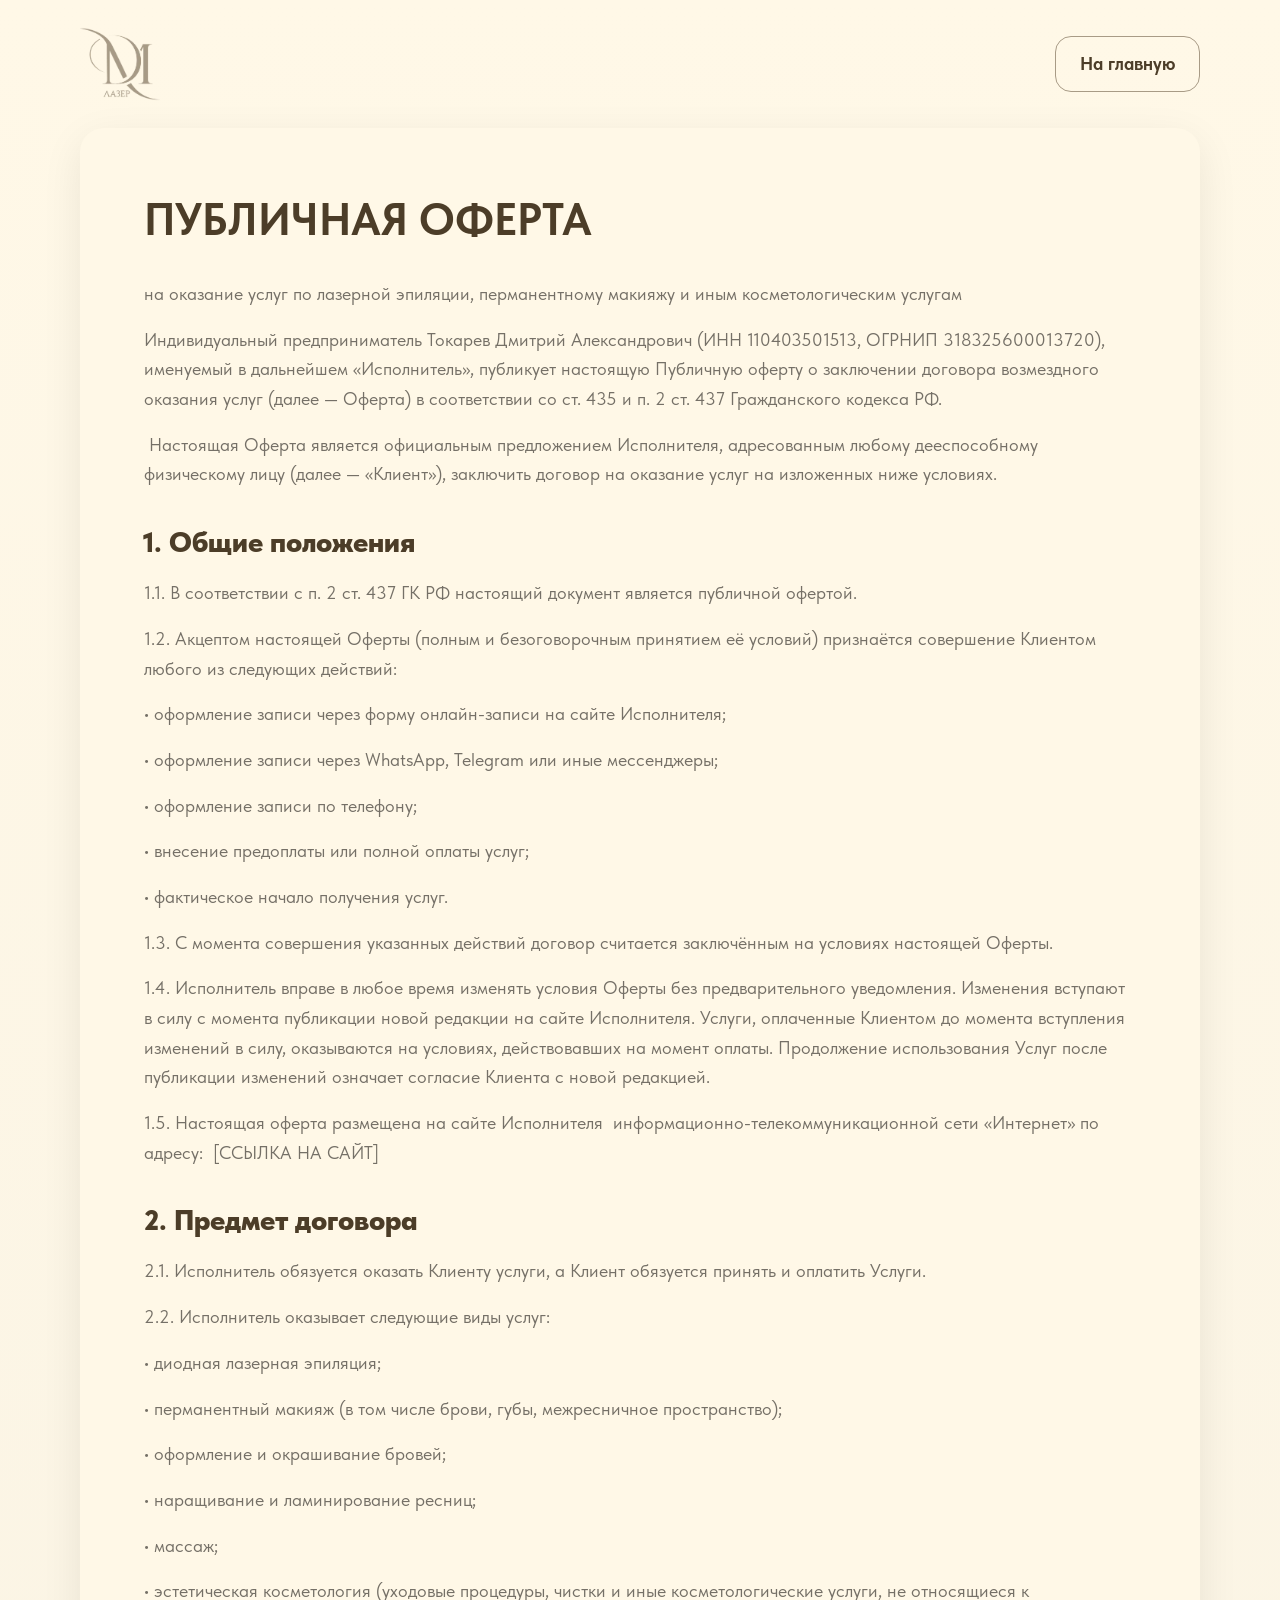
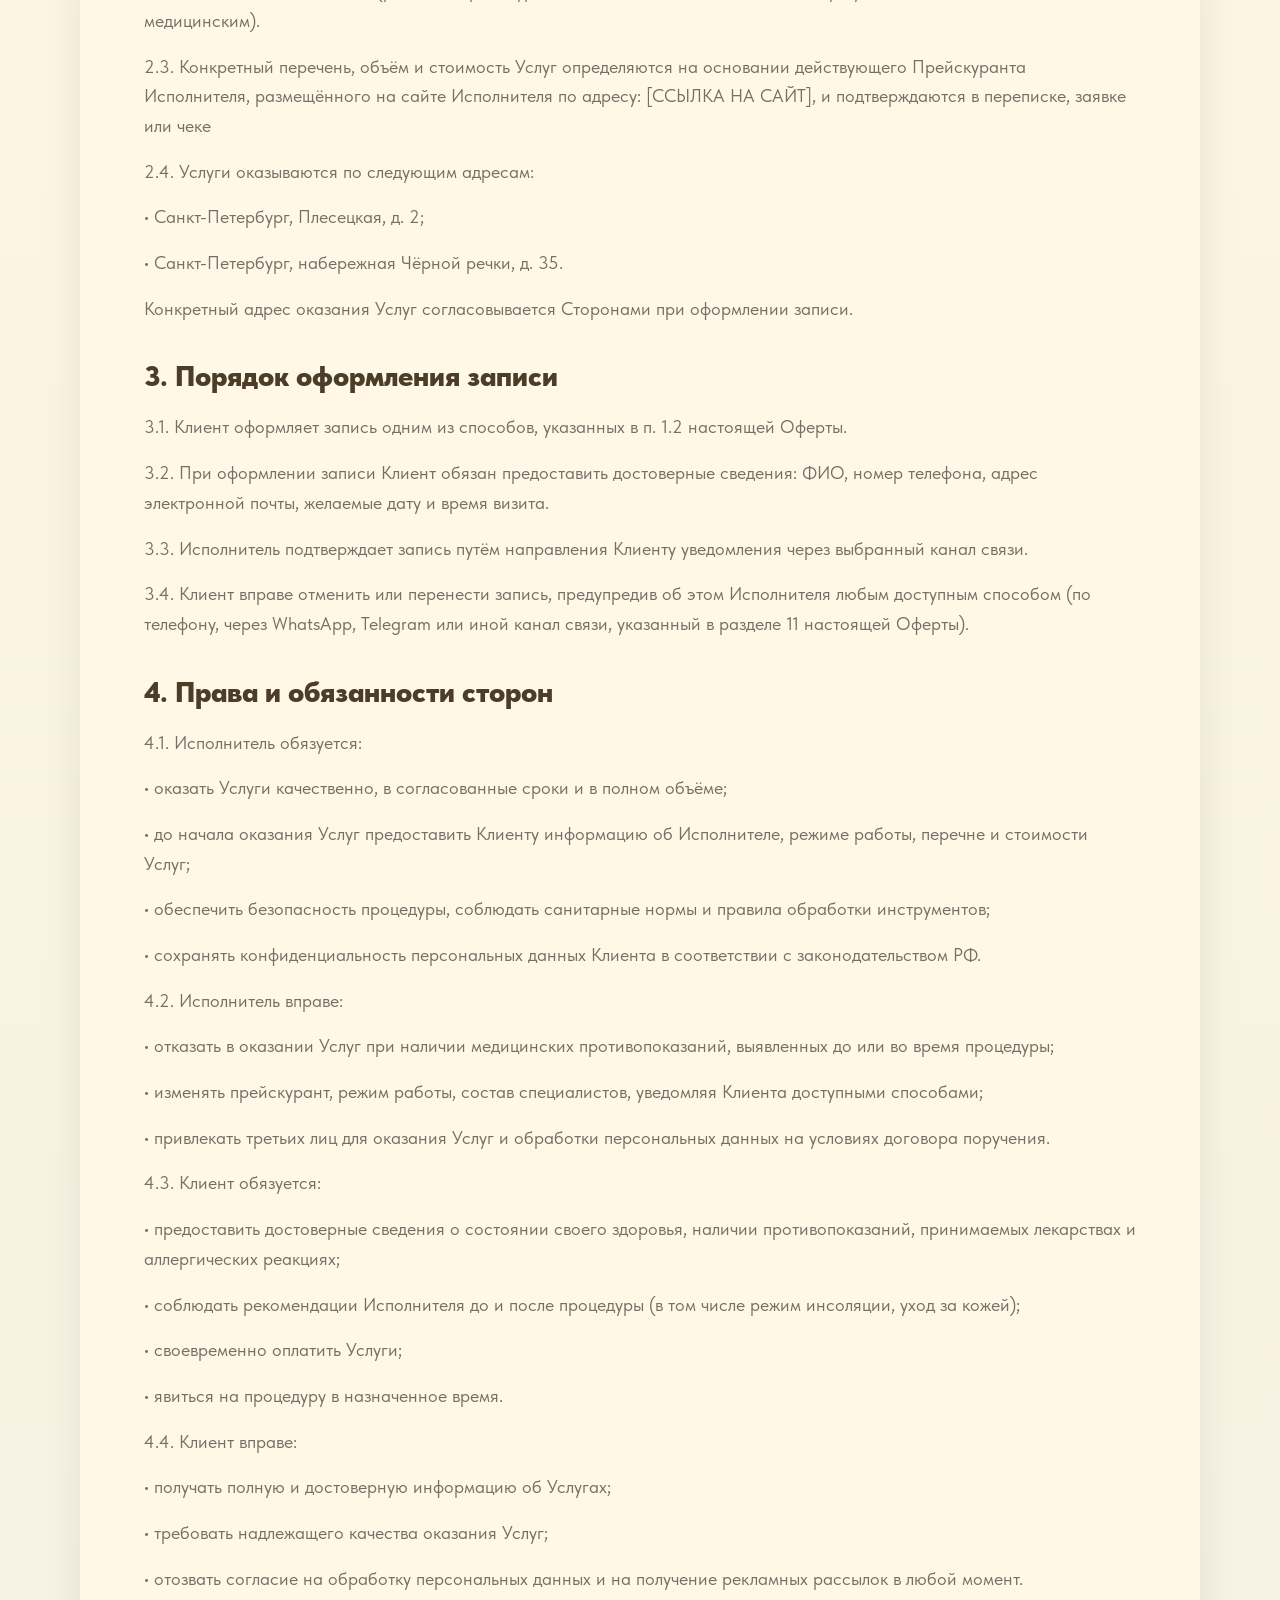
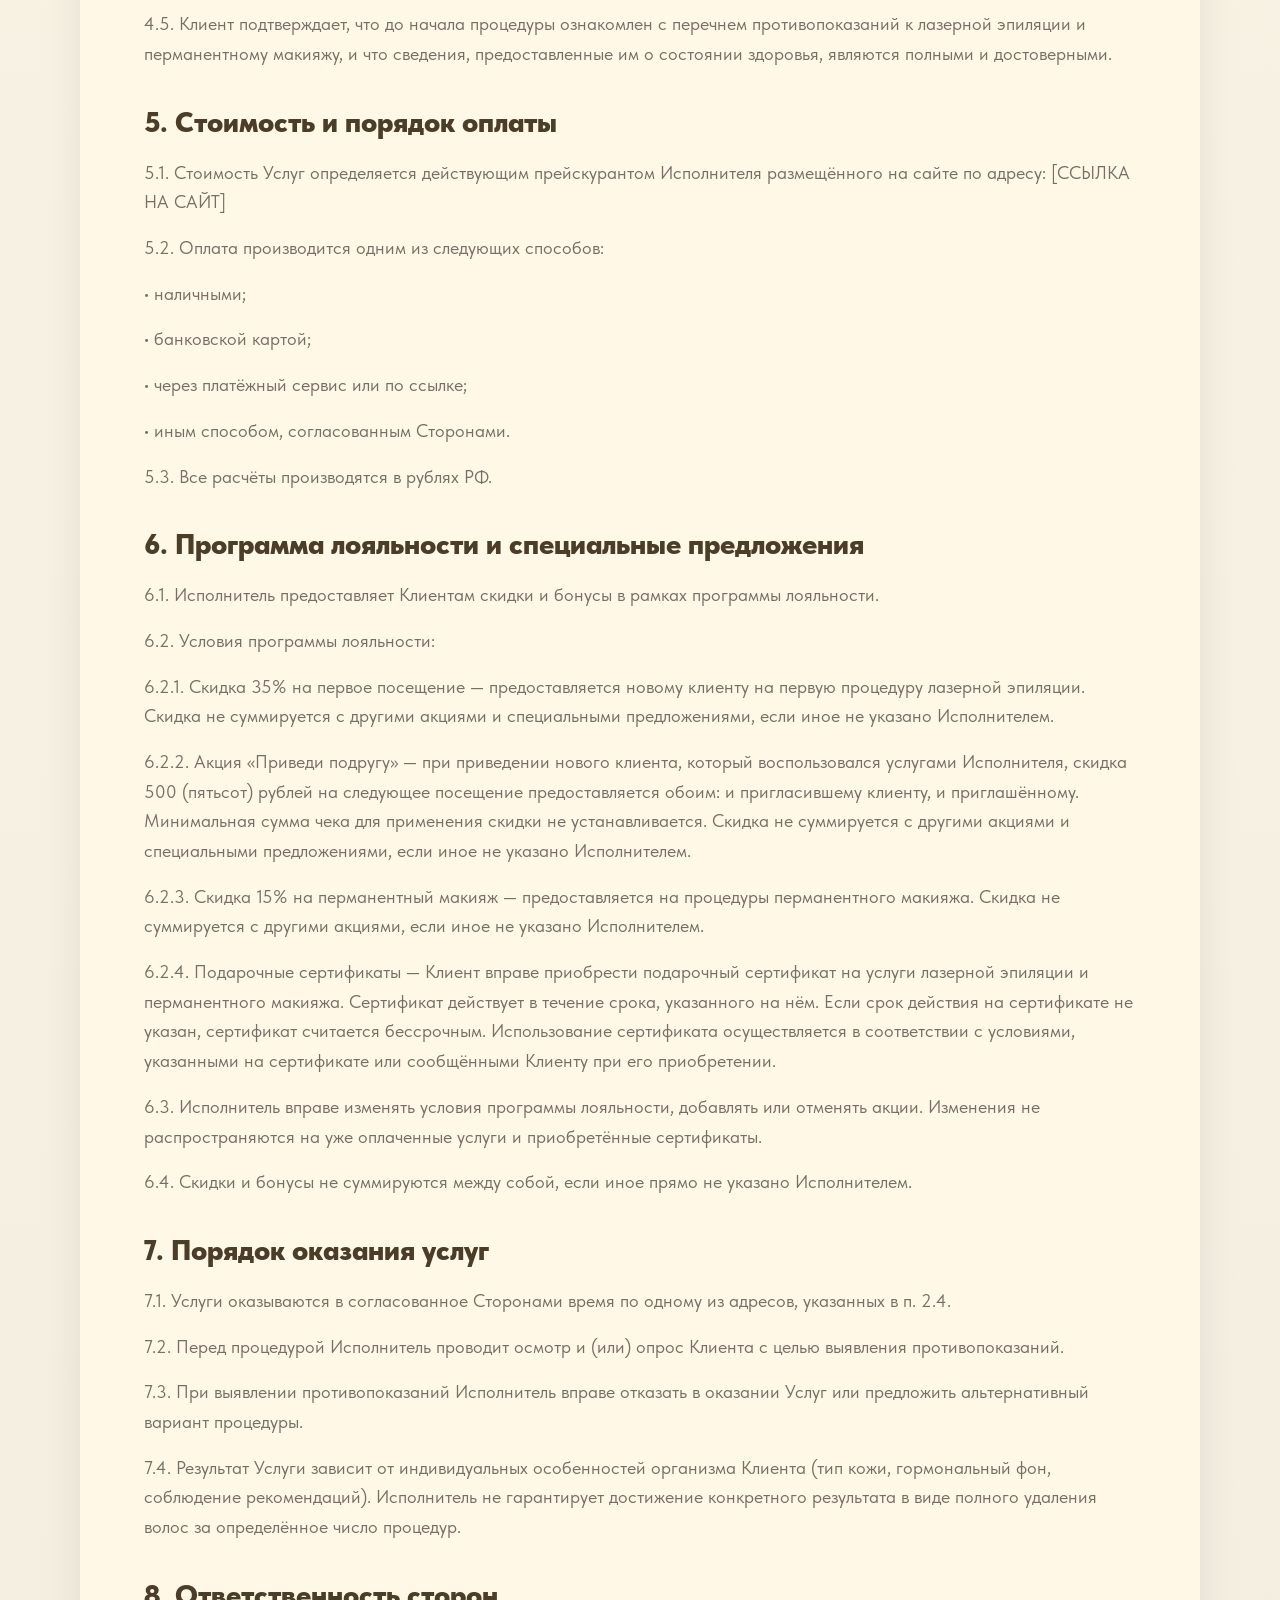
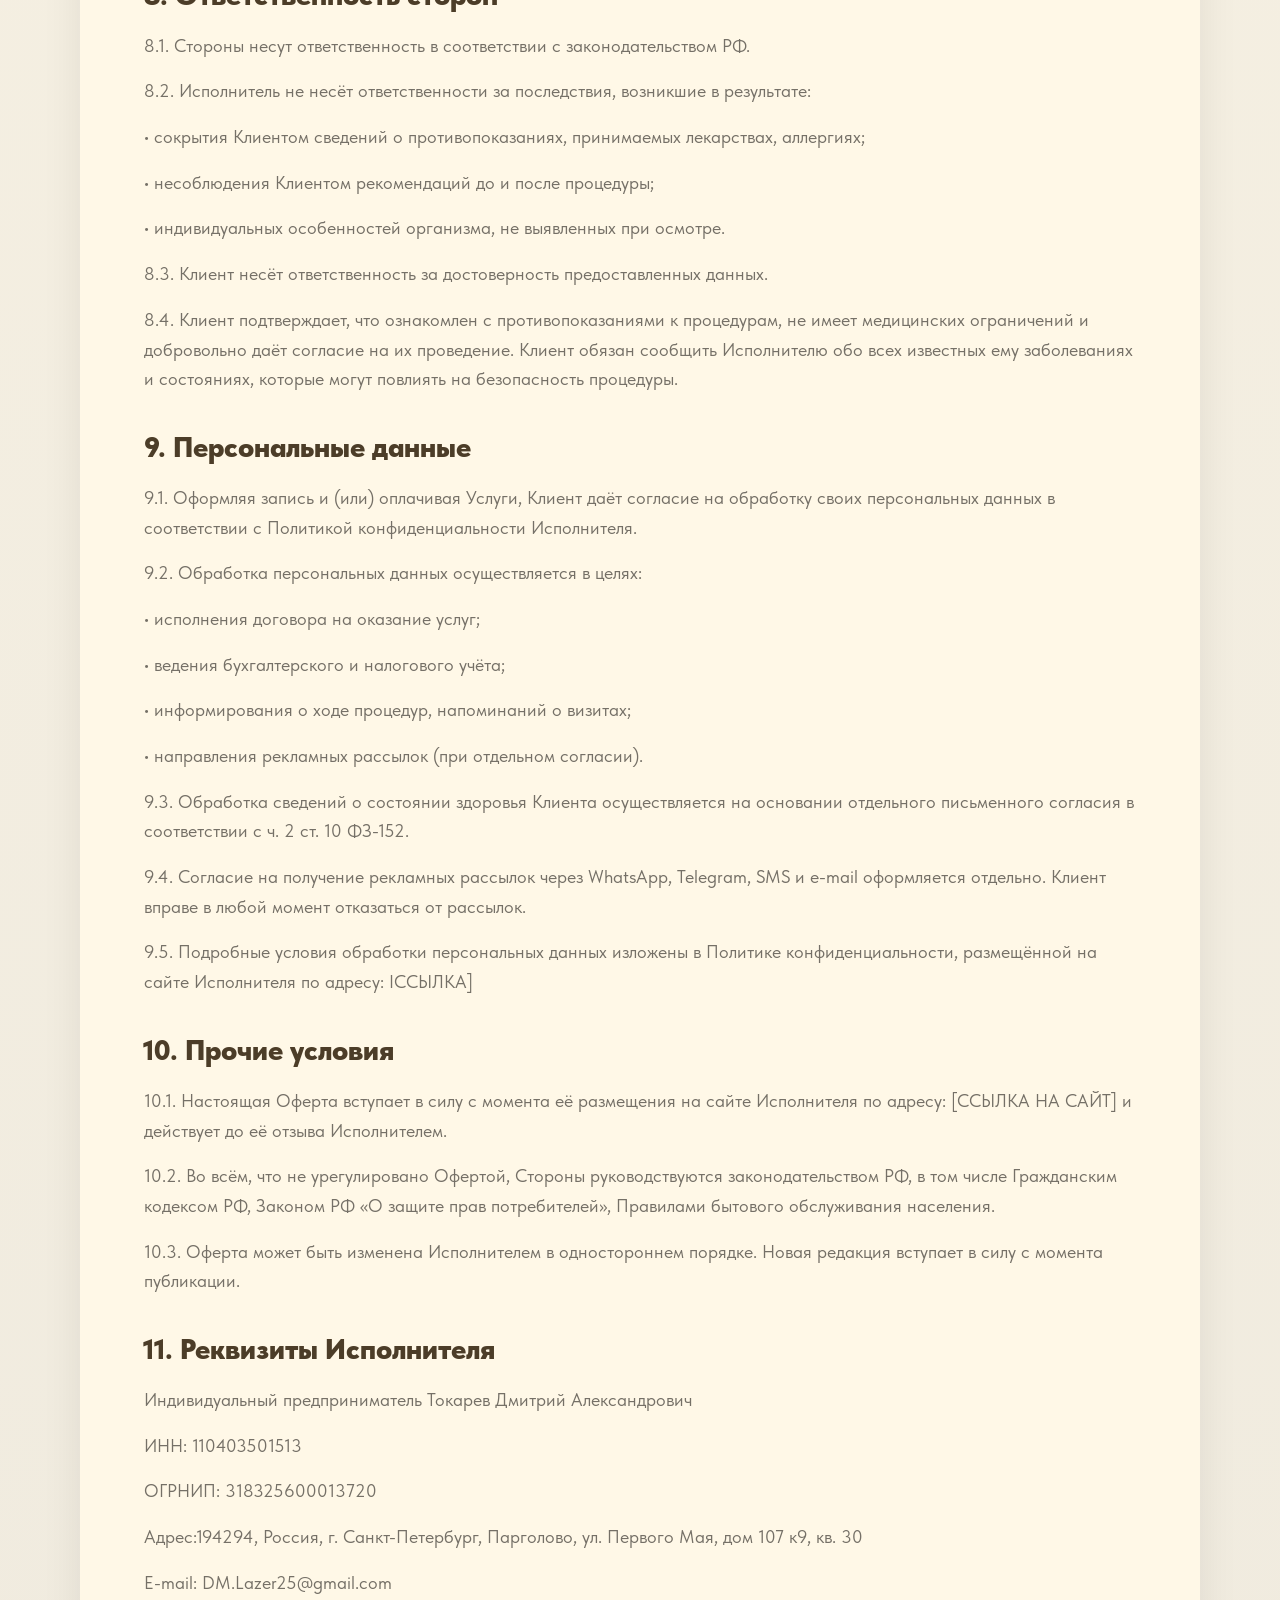
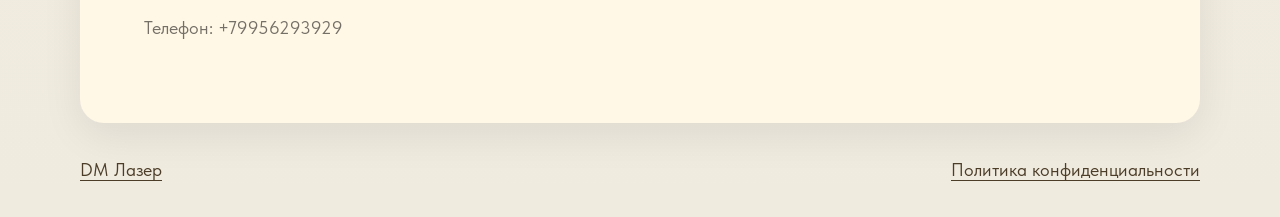
<file: offer.html>
<!doctype html>
<html lang="ru">
<head>
  <meta charset="utf-8">
  <meta name="viewport" content="width=device-width, initial-scale=1">
  <title>Публичная оферта | DM Лазер</title>
  <link rel="stylesheet" href="./styles.css?v=20261021-buttons-2">
  <link rel="stylesheet" href="./legal.css?v=1">
</head>
<body class="legal-page">
  <a class="skip-link" href="#document">Перейти к документу</a>
  <header class="legal-header">
    <a href="./index.html" aria-label="DM Лазер — на главную"><img src="./Лого сайт 200х200 светлое.webp" alt="DM Лазер" width="80" height="80"></a>
    <a class="button button--secondary" href="./index.html">На главную</a>
  </header>
  <main class="legal-main" id="document">
    <article class="legal-document" aria-label="Публичная оферта">
<h1>ПУБЛИЧНАЯ ОФЕРТА</h1>
<p>на оказание услуг по лазерной эпиляции, перманентному макияжу и иным косметологическим услугам</p>
<p>Индивидуальный предприниматель Токарев Дмитрий Александрович (ИНН 110403501513, ОГРНИП 318325600013720), именуемый в дальнейшем &#171;Исполнитель&#187;, публикует настоящую Публичную оферту о заключении договора возмездного оказания услуг (далее — Оферта) в соответствии со ст. 435 и п. 2 ст. 437 Гражданского кодекса РФ.</p>
<p> Настоящая Оферта является официальным предложением Исполнителя, адресованным любому дееспособному физическому лицу (далее — &#171;Клиент&#187;), заключить договор на оказание услуг на изложенных ниже условиях.</p>
<h2>1. Общие положения</h2>
<p>1.1. В соответствии с п. 2 ст. 437 ГК РФ настоящий документ является публичной офертой. </p>
<p>1.2. Акцептом настоящей Оферты (полным и безоговорочным принятием её условий) признаётся совершение Клиентом любого из следующих действий:</p>
<p>• оформление записи через форму онлайн-записи на сайте Исполнителя;</p>
<p>• оформление записи через WhatsApp, Telegram или иные мессенджеры;</p>
<p>• оформление записи по телефону;</p>
<p>• внесение предоплаты или полной оплаты услуг;</p>
<p>• фактическое начало получения услуг.</p>
<p>1.3. С момента совершения указанных действий договор считается заключённым на условиях настоящей Оферты.</p>
<p>1.4. Исполнитель вправе в любое время изменять условия Оферты без предварительного уведомления. Изменения вступают в силу с момента публикации новой редакции на сайте Исполнителя. Услуги, оплаченные Клиентом до момента вступления изменений в силу, оказываются на условиях, действовавших на момент оплаты. Продолжение использования Услуг после публикации изменений означает согласие Клиента с новой редакцией.</p>
<p>1.5. Настоящая оферта размещена на сайте Исполнителя  информационно-телекоммуникационной сети &#171;Интернет&#187; по адресу:  [ССЫЛКА НА САЙТ]</p>
<h2>2. Предмет договора</h2>
<p>2.1. Исполнитель обязуется оказать Клиенту услуги, а Клиент обязуется принять и оплатить Услуги.</p>
<p>2.2. Исполнитель оказывает следующие виды услуг:</p>
<p>• диодная лазерная эпиляция;</p>
<p>• перманентный макияж (в том числе брови, губы, межресничное пространство);</p>
<p>• оформление и окрашивание бровей;</p>
<p>• наращивание и ламинирование ресниц;</p>
<p>• массаж;</p>
<p>• эстетическая косметология (уходовые процедуры, чистки и иные косметологические услуги, не относящиеся к медицинским). </p>
<p>2.3. Конкретный перечень, объём и стоимость Услуг определяются на основании действующего Прейскуранта Исполнителя, размещённого на сайте Исполнителя по адресу: [ССЫЛКА НА САЙТ], и подтверждаются в переписке, заявке или чеке</p>
<p>2.4. Услуги оказываются по следующим адресам:</p>
<p>• Санкт-Петербург, Плесецкая, д. 2;</p>
<p>• Санкт-Петербург, набережная Чёрной речки, д. 35. </p>
<p>Конкретный адрес оказания Услуг согласовывается Сторонами при оформлении записи.</p>
<h2>3. Порядок оформления записи</h2>
<p>3.1. Клиент оформляет запись одним из способов, указанных в п. 1.2 настоящей Оферты.</p>
<p>3.2. При оформлении записи Клиент обязан предоставить достоверные сведения: ФИО, номер телефона, адрес электронной почты, желаемые дату и время визита. </p>
<p>3.3. Исполнитель подтверждает запись путём направления Клиенту уведомления через выбранный канал связи.</p>
<p>3.4. Клиент вправе отменить или перенести запись, предупредив об этом Исполнителя любым доступным способом (по телефону, через WhatsApp, Telegram или иной канал связи, указанный в разделе 11 настоящей Оферты).</p>
<h2>4. Права и обязанности сторон</h2>
<p>4.1. Исполнитель обязуется:</p>
<p>• оказать Услуги качественно, в согласованные сроки и в полном объёме;</p>
<p>• до начала оказания Услуг предоставить Клиенту информацию об Исполнителе, режиме работы, перечне и стоимости Услуг;</p>
<p>• обеспечить безопасность процедуры, соблюдать санитарные нормы и правила обработки инструментов;</p>
<p>• сохранять конфиденциальность персональных данных Клиента в соответствии с законодательством РФ. </p>
<p>4.2. Исполнитель вправе:</p>
<p>• отказать в оказании Услуг при наличии медицинских противопоказаний, выявленных до или во время процедуры;</p>
<p>• изменять прейскурант, режим работы, состав специалистов, уведомляя Клиента доступными способами;</p>
<p>• привлекать третьих лиц для оказания Услуг и обработки персональных данных на условиях договора поручения. </p>
<p>4.3. Клиент обязуется:</p>
<p>• предоставить достоверные сведения о состоянии своего здоровья, наличии противопоказаний, принимаемых лекарствах и аллергических реакциях;</p>
<p>• соблюдать рекомендации Исполнителя до и после процедуры (в том числе режим инсоляции, уход за кожей);</p>
<p>• своевременно оплатить Услуги;</p>
<p>• явиться на процедуру в назначенное время. </p>
<p>4.4. Клиент вправе:</p>
<p>• получать полную и достоверную информацию об Услугах;</p>
<p>• требовать надлежащего качества оказания Услуг;</p>
<p>• отозвать согласие на обработку персональных данных и на получение рекламных рассылок в любой момент. </p>
<p>4.5. Клиент подтверждает, что до начала процедуры ознакомлен с перечнем противопоказаний к лазерной эпиляции и перманентному макияжу, и что сведения, предоставленные им о состоянии здоровья, являются полными и достоверными.</p>
<h2>5. Стоимость и порядок оплаты</h2>
<p>5.1. Стоимость Услуг определяется действующим прейскурантом Исполнителя размещённого на сайте по адресу: [ССЫЛКА НА САЙТ]</p>
<p>5.2. Оплата производится одним из следующих способов:</p>
<p>• наличными;</p>
<p>• банковской картой;</p>
<p>• через платёжный сервис или по ссылке;</p>
<p>• иным способом, согласованным Сторонами. </p>
<p>5.3. Все расчёты производятся в рублях РФ.</p>
<h2>6. Программа лояльности и специальные предложения</h2>
<p>6.1. Исполнитель предоставляет Клиентам скидки и бонусы в рамках программы лояльности.</p>
<p>6.2. Условия программы лояльности:</p>
<p>6.2.1. Скидка 35% на первое посещение — предоставляется новому клиенту на первую процедуру лазерной эпиляции. Скидка не суммируется с другими акциями и специальными предложениями, если иное не указано Исполнителем.</p>
<p>6.2.2. Акция &#171;Приведи подругу&#187; — при приведении нового клиента, который воспользовался услугами Исполнителя, скидка 500 (пятьсот) рублей на следующее посещение предоставляется обоим: и пригласившему клиенту, и приглашённому. Минимальная сумма чека для применения скидки не устанавливается. Скидка не суммируется с другими акциями и специальными предложениями, если иное не указано Исполнителем.</p>
<p>6.2.3. Скидка 15% на перманентный макияж — предоставляется на процедуры перманентного макияжа. Скидка не суммируется с другими акциями, если иное не указано Исполнителем.</p>
<p>6.2.4. Подарочные сертификаты — Клиент вправе приобрести подарочный сертификат на услуги лазерной эпиляции и перманентного макияжа. Сертификат действует в течение срока, указанного на нём. Если срок действия на сертификате не указан, сертификат считается бессрочным. Использование сертификата осуществляется в соответствии с условиями, указанными на сертификате или сообщёнными Клиенту при его приобретении.</p>
<p>6.3. Исполнитель вправе изменять условия программы лояльности, добавлять или отменять акции. Изменения не распространяются на уже оплаченные услуги и приобретённые сертификаты.</p>
<p>6.4. Скидки и бонусы не суммируются между собой, если иное прямо не указано Исполнителем.</p>
<h2>7. Порядок оказания услуг</h2>
<p>7.1. Услуги оказываются в согласованное Сторонами время по одному из адресов, указанных в п. 2.4.</p>
<p>7.2. Перед процедурой Исполнитель проводит осмотр и (или) опрос Клиента с целью выявления противопоказаний.</p>
<p>7.3. При выявлении противопоказаний Исполнитель вправе отказать в оказании Услуг или предложить альтернативный вариант процедуры.</p>
<p>7.4. Результат Услуги зависит от индивидуальных особенностей организма Клиента (тип кожи, гормональный фон, соблюдение рекомендаций). Исполнитель не гарантирует достижение конкретного результата в виде полного удаления волос за определённое число процедур.</p>
<h2>8. Ответственность сторон</h2>
<p>8.1. Стороны несут ответственность в соответствии с законодательством РФ.</p>
<p>8.2. Исполнитель не несёт ответственности за последствия, возникшие в результате:</p>
<p>• сокрытия Клиентом сведений о противопоказаниях, принимаемых лекарствах, аллергиях;</p>
<p>• несоблюдения Клиентом рекомендаций до и после процедуры;</p>
<p>• индивидуальных особенностей организма, не выявленных при осмотре. </p>
<p>8.3. Клиент несёт ответственность за достоверность предоставленных данных.</p>
<p>8.4. Клиент подтверждает, что ознакомлен с противопоказаниями к процедурам, не имеет медицинских ограничений и добровольно даёт согласие на их проведение. Клиент обязан сообщить Исполнителю обо всех известных ему заболеваниях и состояниях, которые могут повлиять на безопасность процедуры.</p>
<h2>9. Персональные данные</h2>
<p>9.1. Оформляя запись и (или) оплачивая Услуги, Клиент даёт согласие на обработку своих персональных данных в соответствии с Политикой конфиденциальности Исполнителя.</p>
<p>9.2. Обработка персональных данных осуществляется в целях:</p>
<p>• исполнения договора на оказание услуг;</p>
<p>• ведения бухгалтерского и налогового учёта;</p>
<p>• информирования о ходе процедур, напоминаний о визитах;</p>
<p>• направления рекламных рассылок (при отдельном согласии). </p>
<p>9.3. Обработка сведений о состоянии здоровья Клиента осуществляется на основании отдельного письменного согласия в соответствии с ч. 2 ст. 10 ФЗ-152.</p>
<p>9.4. Согласие на получение рекламных рассылок через WhatsApp, Telegram, SMS и e-mail оформляется отдельно. Клиент вправе в любой момент отказаться от рассылок.</p>
<p>9.5. Подробные условия обработки персональных данных изложены в Политике конфиденциальности, размещённой на сайте Исполнителя по адресу: ІССЫЛКА]</p>
<h2>10. Прочие условия</h2>
<p>10.1. Настоящая Оферта вступает в силу с момента её размещения на сайте Исполнителя по адресу: [ССЫЛКА НА САЙТ] и действует до её отзыва Исполнителем.</p>
<p>10.2. Во всём, что не урегулировано Офертой, Стороны руководствуются законодательством РФ, в том числе Гражданским кодексом РФ, Законом РФ &#171;О защите прав потребителей&#187;, Правилами бытового обслуживания населения.</p>
<p>10.3. Оферта может быть изменена Исполнителем в одностороннем порядке. Новая редакция вступает в силу с момента публикации.</p>
<h2>11. Реквизиты Исполнителя</h2>
<p>Индивидуальный предприниматель Токарев Дмитрий Александрович</p>
<p>ИНН: 110403501513</p>
<p>ОГРНИП: 318325600013720</p>
<p>Адрес:194294, Россия, г. Санкт-Петербург, Парголово, ул. Первого Мая, дом 107 к9, кв. 30</p>
<p>E-mail: DM.Lazer25@gmail.com</p>
<p>Телефон: +79956293929</p>
    </article>
  </main>
  <footer class="legal-footer"><a href="./index.html">DM Лазер</a><a href="./privacy.html">Политика конфиденциальности</a></footer>
</body>
</html>
</file>
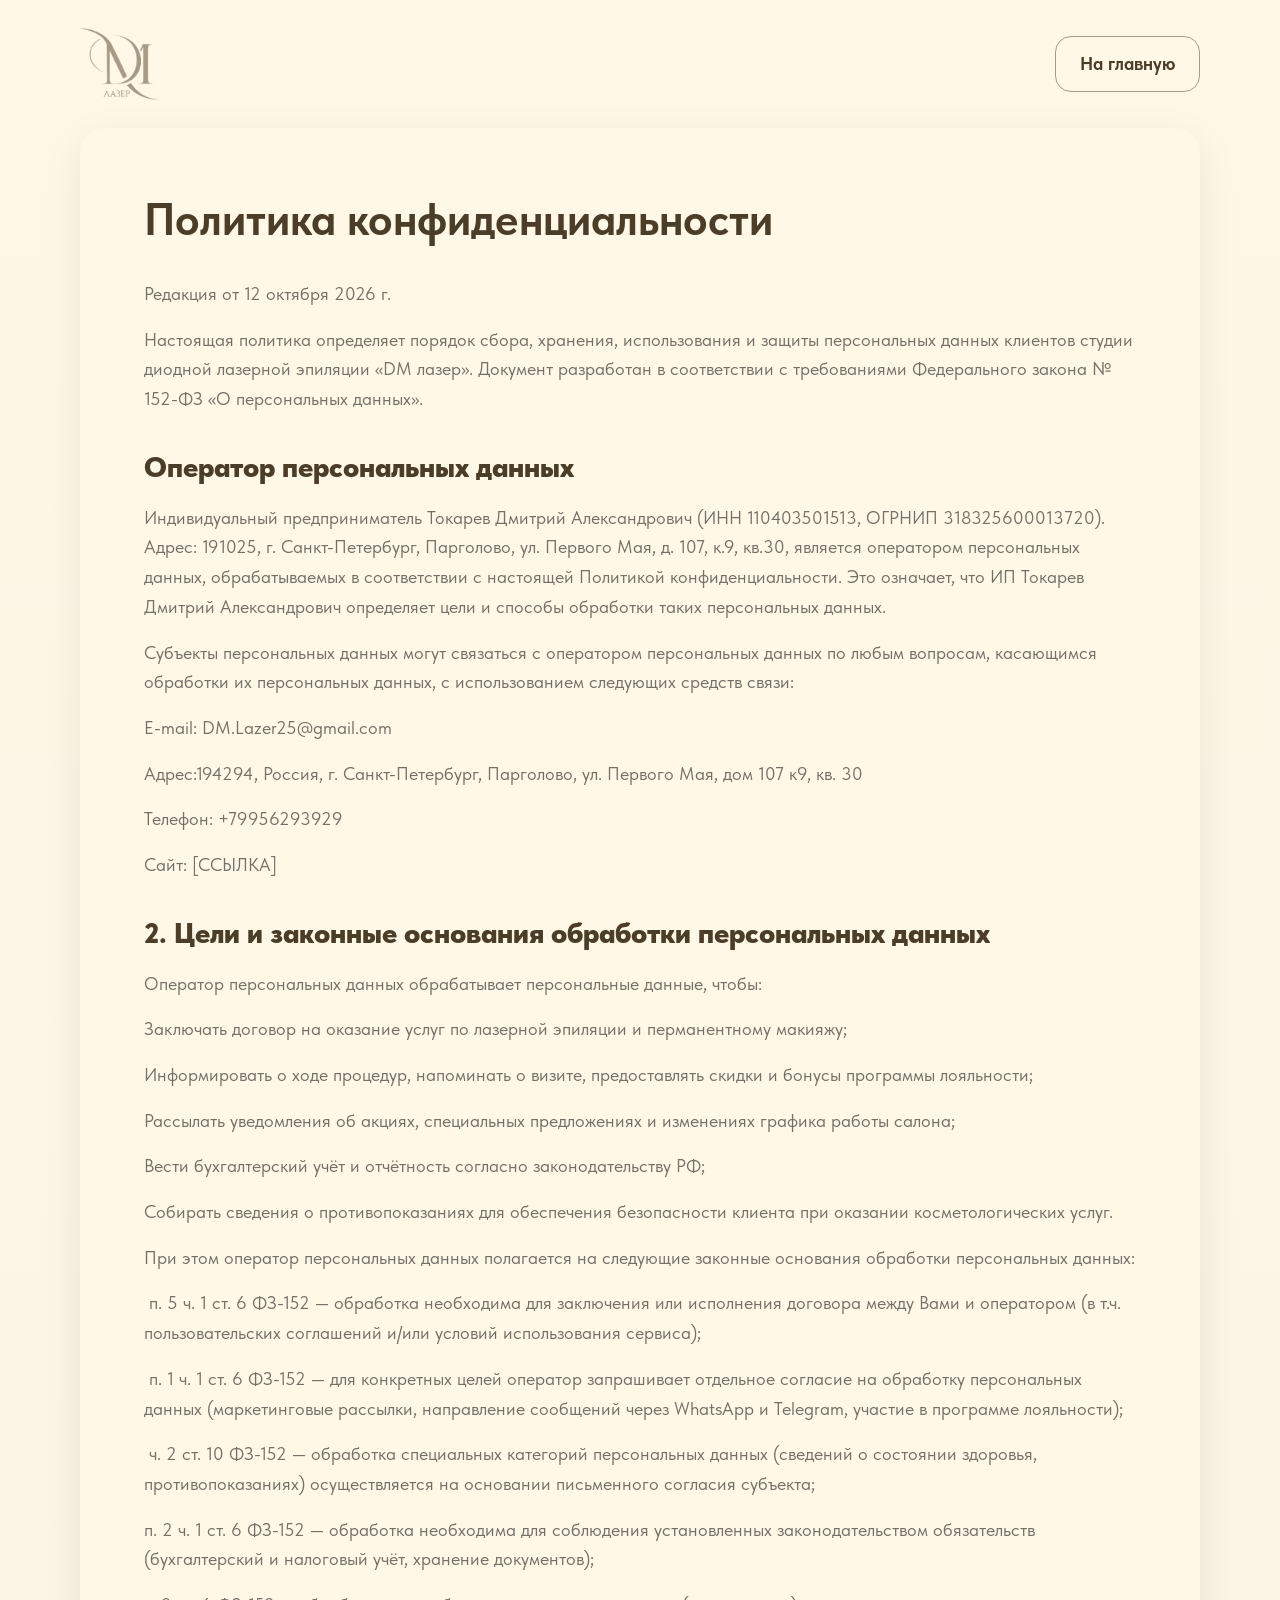
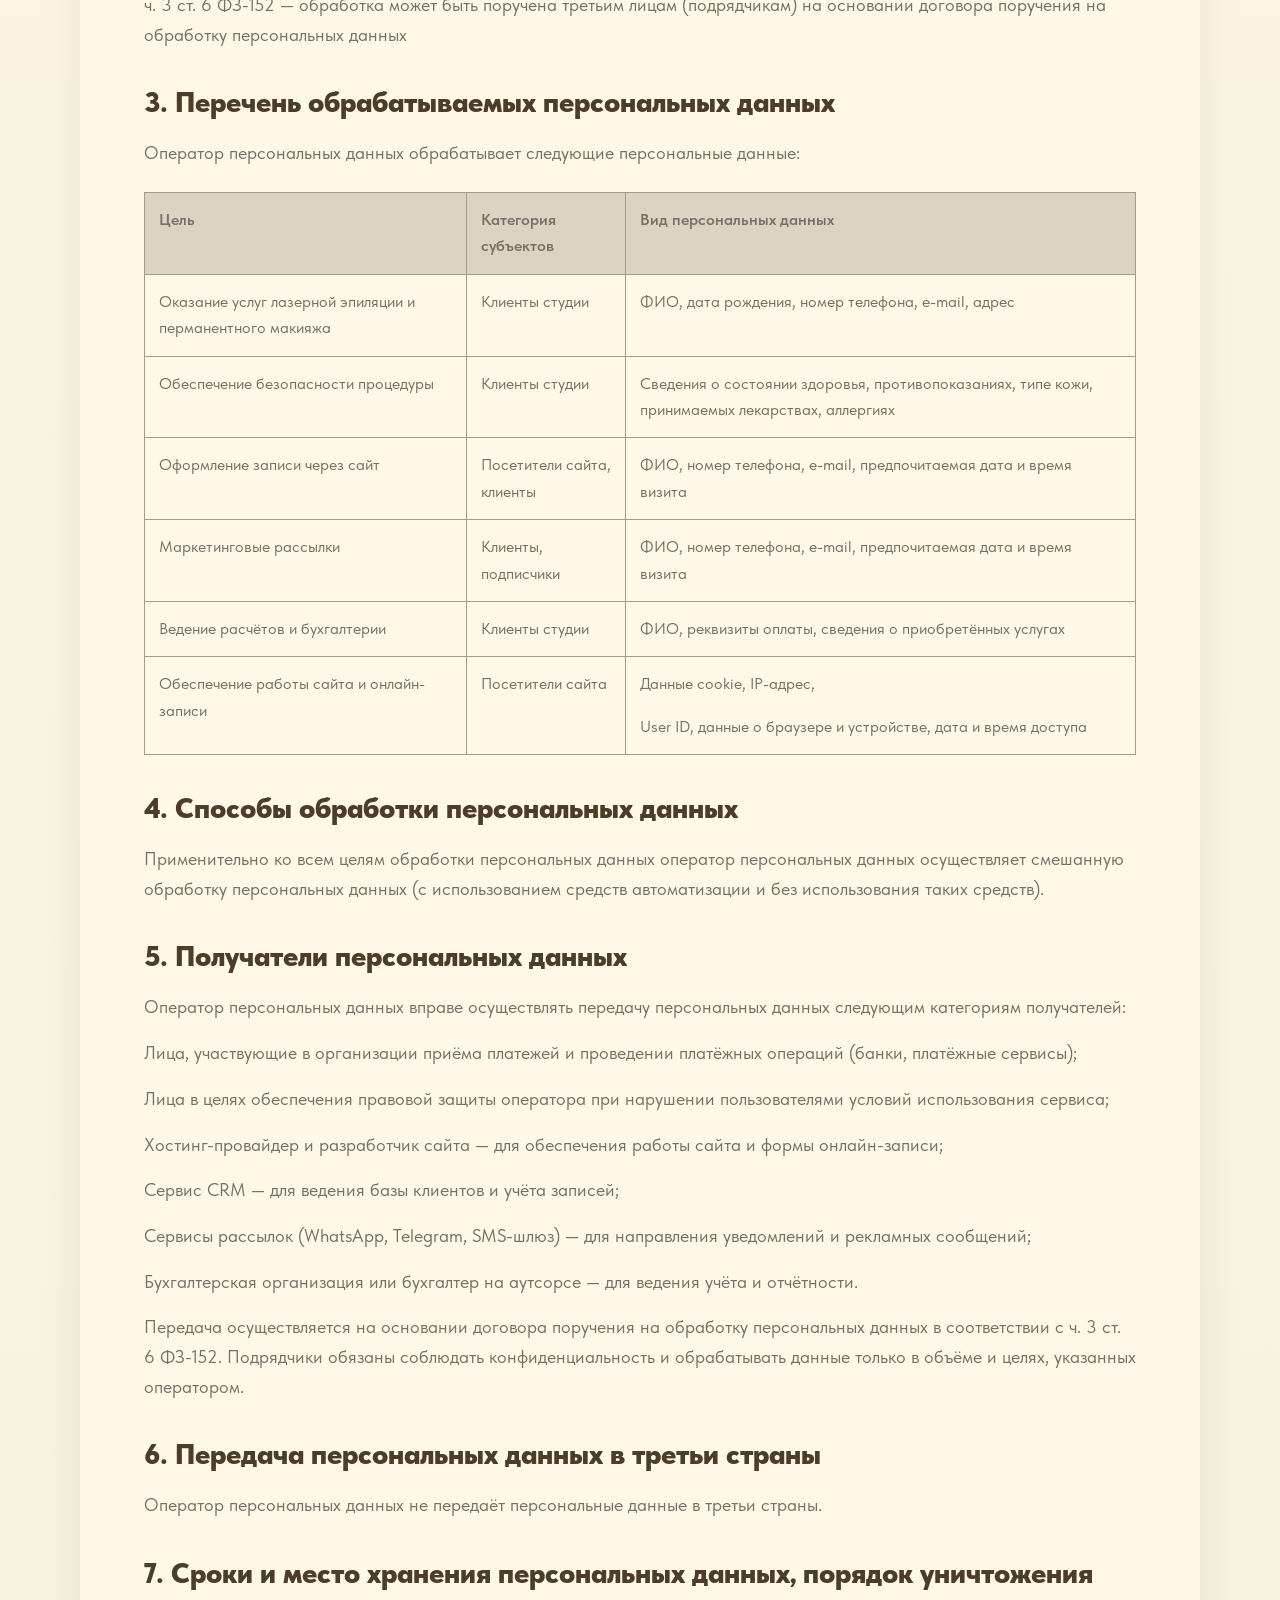
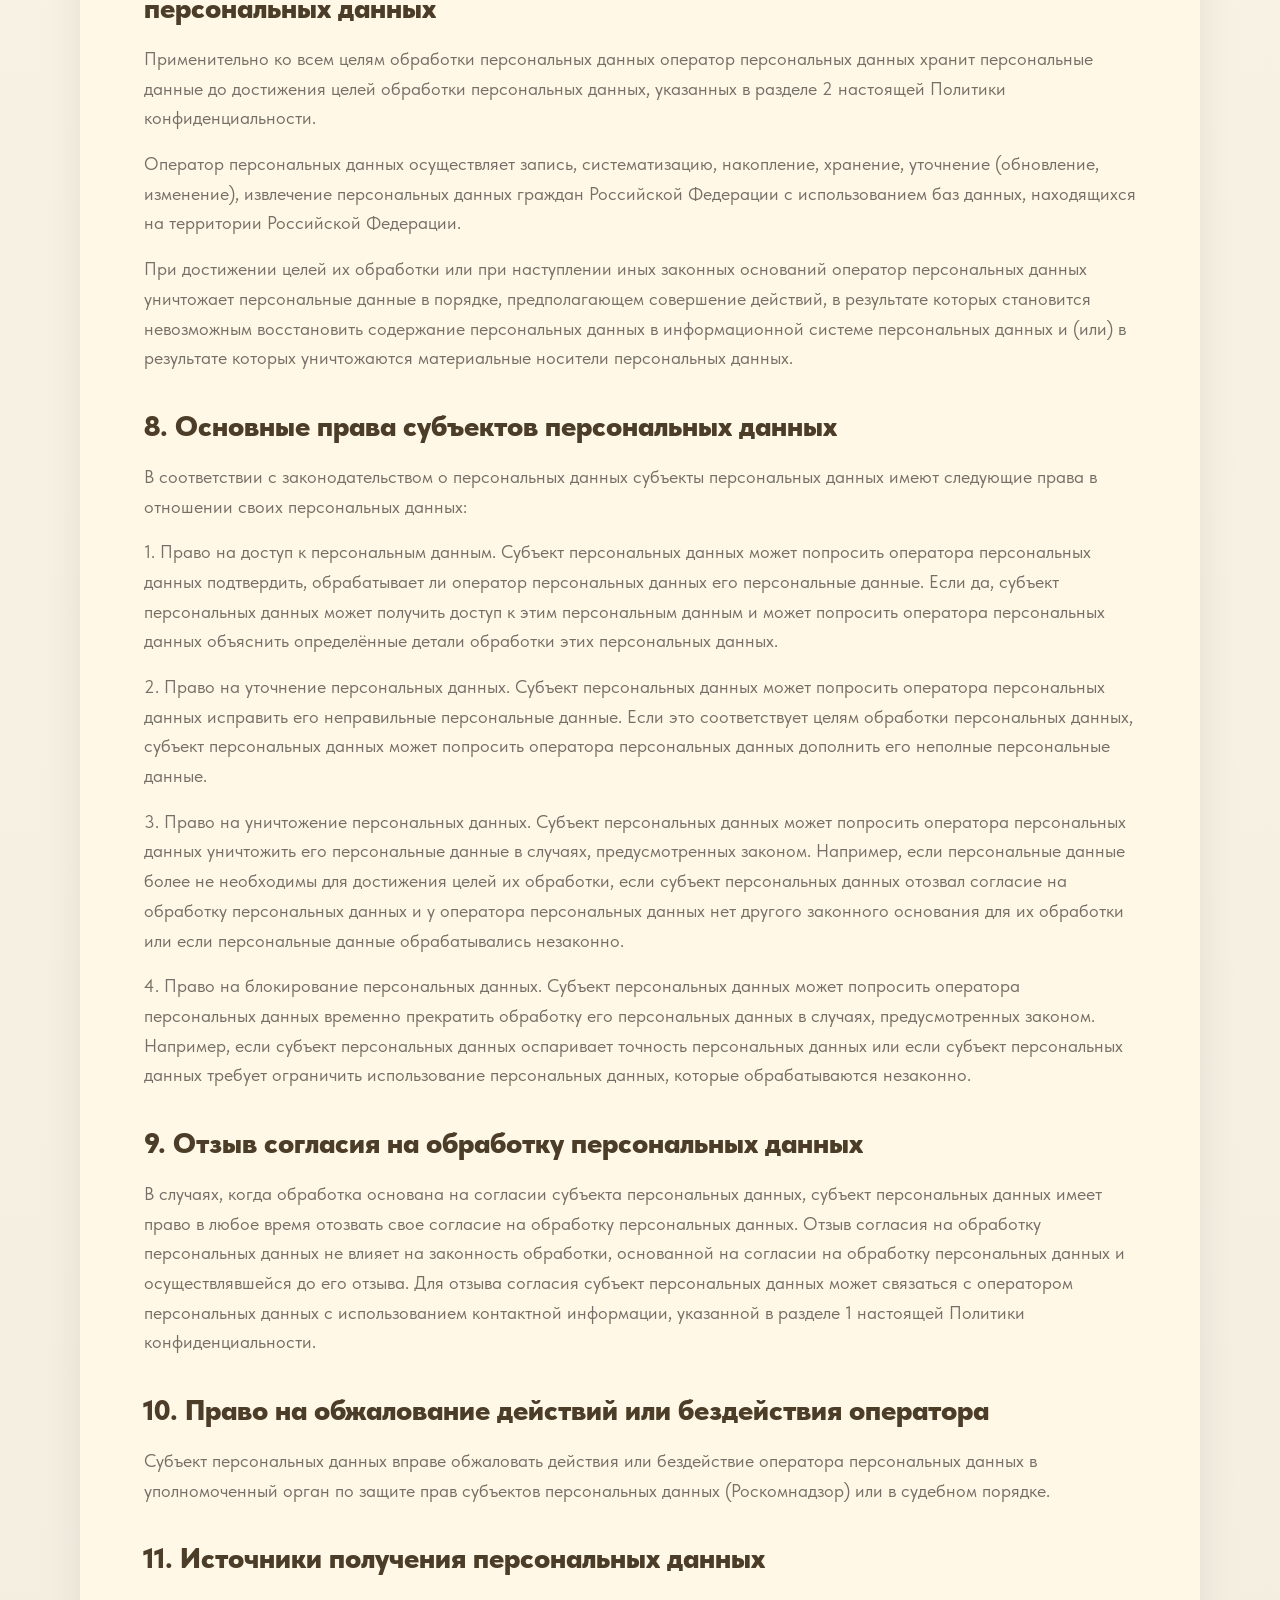
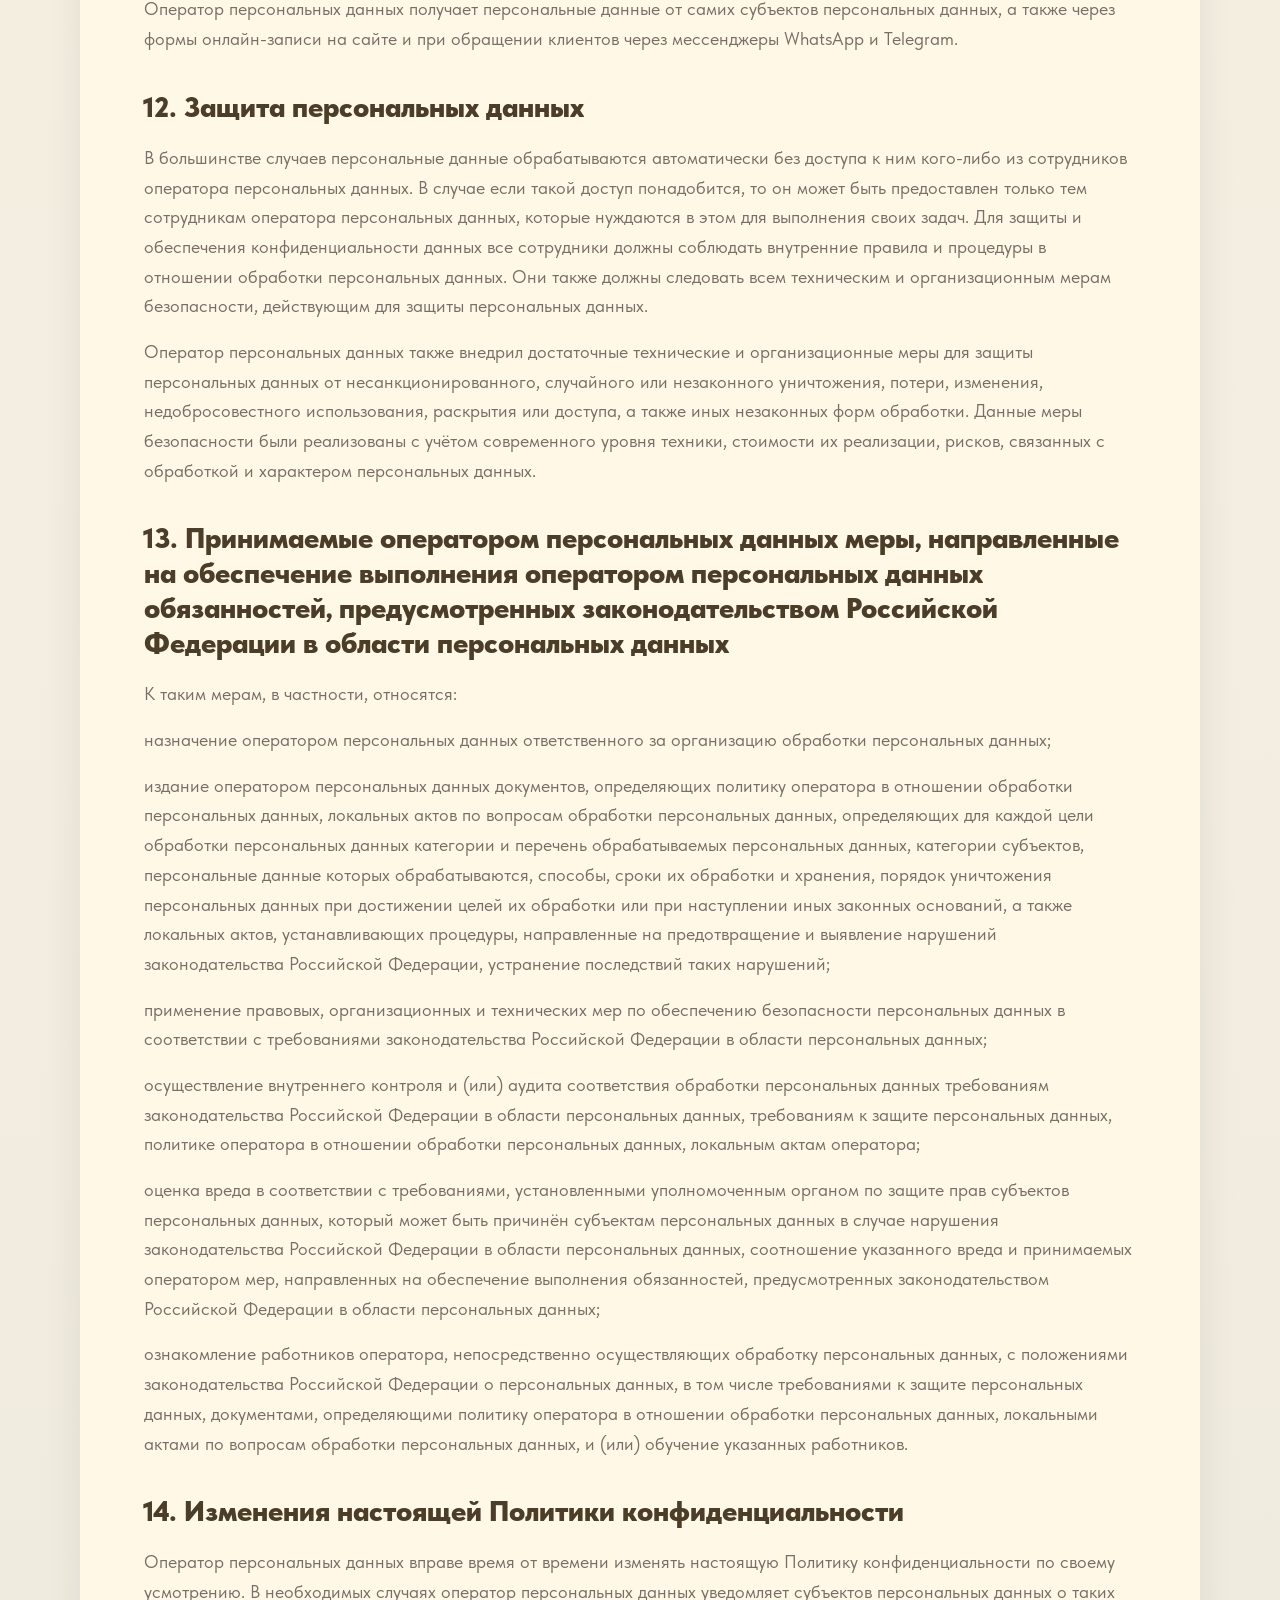
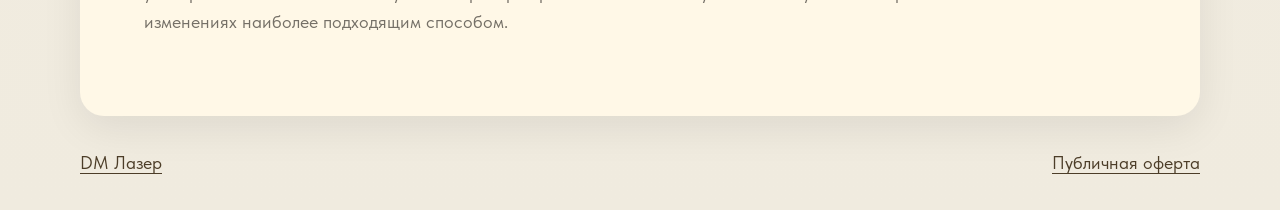
<file: privacy.html>
<!doctype html>
<html lang="ru">
<head>
  <meta charset="utf-8">
  <meta name="viewport" content="width=device-width, initial-scale=1">
  <title>Политика конфиденциальности | DM Лазер</title>
  <link rel="stylesheet" href="./styles.css?v=20261021-buttons-2">
  <link rel="stylesheet" href="./legal.css?v=1">
</head>
<body class="legal-page">
  <a class="skip-link" href="#document">Перейти к документу</a>
  <header class="legal-header">
    <a href="./index.html" aria-label="DM Лазер — на главную"><img src="./Лого сайт 200х200 светлое.webp" alt="DM Лазер" width="80" height="80"></a>
    <a class="button button--secondary" href="./index.html">На главную</a>
  </header>
  <main class="legal-main" id="document">
    <article class="legal-document" aria-label="Политика конфиденциальности">
<h1>Политика конфиденциальности</h1>
<p>Редакция от 12 октября 2026 г.</p>
<p>Настоящая политика определяет порядок сбора, хранения, использования и защиты персональных данных клиентов студии диодной лазерной эпиляции &#171;DM лазер&#187;. Документ разработан в соответствии с требованиями Федерального закона № 152-ФЗ &#171;О персональных данных&#187;.</p>
<h2>Оператор персональных данных</h2>
<p>Индивидуальный предприниматель Токарев Дмитрий Александрович (ИНН 110403501513, ОГРНИП 318325600013720). Адрес: 191025, г. Санкт-Петербург, Парголово, ул. Первого Мая, д. 107, к.9, кв.30, является оператором персональных данных, обрабатываемых в соответствии с настоящей Политикой конфиденциальности. Это означает, что ИП Токарев Дмитрий Александрович определяет цели и способы обработки таких персональных данных.</p>
<p>Субъекты персональных данных могут связаться с оператором персональных данных по любым вопросам, касающимся обработки их персональных данных, с использованием следующих средств связи:</p>
<p>E-mail: DM.Lazer25@gmail.com</p>
<p>Адрес:194294, Россия, г. Санкт-Петербург, Парголово, ул. Первого Мая, дом 107 к9, кв. 30</p>
<p>Телефон: +79956293929</p>
<p>Сайт: [ССЫЛКА]</p>
<h2>2. Цели и законные основания обработки персональных данных</h2>
<p>Оператор персональных данных обрабатывает персональные данные, чтобы:</p>
<p>Заключать договор на оказание услуг по лазерной эпиляции и перманентному макияжу;</p>
<p>Информировать о ходе процедур, напоминать о визите, предоставлять скидки и бонусы программы лояльности;</p>
<p>Рассылать уведомления об акциях, специальных предложениях и изменениях графика работы салона;</p>
<p>Вести бухгалтерский учёт и отчётность согласно законодательству РФ;</p>
<p>Собирать сведения о противопоказаниях для обеспечения безопасности клиента при оказании косметологических услуг.</p>
<p>При этом оператор персональных данных полагается на следующие законные основания обработки персональных данных:</p>
<p> п. 5 ч. 1 ст. 6 ФЗ-152 — обработка необходима для заключения или исполнения договора между Вами и оператором (в т.ч. пользовательских соглашений и/или условий использования сервиса);</p>
<p> п. 1 ч. 1 ст. 6 ФЗ-152 — для конкретных целей оператор запрашивает отдельное согласие на обработку персональных данных (маркетинговые рассылки, направление сообщений через WhatsApp и Telegram, участие в программе лояльности);</p>
<p> ч. 2 ст. 10 ФЗ-152 — обработка специальных категорий персональных данных (сведений о состоянии здоровья, противопоказаниях) осуществляется на основании письменного согласия субъекта;</p>
<p>п. 2 ч. 1 ст. 6 ФЗ-152 — обработка необходима для соблюдения установленных законодательством обязательств (бухгалтерский и налоговый учёт, хранение документов);</p>
<p>ч. 3 ст. 6 ФЗ-152 — обработка может быть поручена третьим лицам (подрядчикам) на основании договора поручения на обработку персональных данных</p>
<h2>3. Перечень обрабатываемых персональных данных</h2>
<p>Оператор персональных данных обрабатывает следующие персональные данные:</p>
<div class="legal-table" role="region" aria-label="Перечень обрабатываемых персональных данных" tabindex="0"><table><tbody>
<tr>
<td>
<p>Цель</p>
</td>
<td>
<p>Категория субъектов</p>
</td>
<td>
<p>Вид персональных данных</p>
</td>
</tr>
<tr>
<td>
<p>Оказание услуг лазерной эпиляции и перманентного макияжа</p>
</td>
<td>
<p>Клиенты студии</p>
</td>
<td>
<p>ФИО, дата рождения, номер телефона, e-mail, адрес</p>
</td>
</tr>
<tr>
<td>
<p>Обеспечение безопасности процедуры</p>
</td>
<td>
<p>Клиенты студии</p>
</td>
<td>
<p>Сведения о состоянии здоровья, противопоказаниях, типе кожи, принимаемых лекарствах, аллергиях</p>
</td>
</tr>
<tr>
<td>
<p>Оформление записи через сайт</p>
</td>
<td>
<p>Посетители сайта, клиенты</p>
</td>
<td>
<p>ФИО, номер телефона, е-mail, предпочитаемая дата и время визита</p>
</td>
</tr>
<tr>
<td>
<p>Маркетинговые рассылки</p>
</td>
<td>
<p>Клиенты, подписчики</p>
</td>
<td>
<p>ФИО, номер телефона, е-mail, предпочитаемая дата и время визита</p>
</td>
</tr>
<tr>
<td>
<p>Ведение расчётов и бухгалтерии</p>
</td>
<td>
<p>Клиенты студии</p>
</td>
<td>
<p>ФИО, реквизиты оплаты, сведения о приобретённых услугах</p>
</td>
</tr>
<tr>
<td>
<p>Обеспечение работы сайта и онлайн-записи</p>
</td>
<td>
<p>Посетители сайта</p>
</td>
<td>
<p>Данные соokie, ІР-адрес,</p>
<p>User ID, данные о браузере и устройстве, дата и время доступа</p>
</td>
</tr>
</tbody></table></div>
<h2>4. Способы обработки персональных данных</h2>
<p>Применительно ко всем целям обработки персональных данных оператор персональных данных осуществляет смешанную обработку персональных данных (с использованием средств автоматизации и без использования таких средств).</p>
<h2>5. Получатели персональных данных</h2>
<p>Оператор персональных данных вправе осуществлять передачу персональных данных следующим категориям получателей:</p>
<p>Лица, участвующие в организации приёма платежей и проведении платёжных операций (банки, платёжные сервисы);</p>
<p>Лица в целях обеспечения правовой защиты оператора при нарушении пользователями условий использования сервиса;</p>
<p>Хостинг-провайдер и разработчик сайта — для обеспечения работы сайта и формы онлайн-записи;</p>
<p>Сервис CRM — для ведения базы клиентов и учёта записей;</p>
<p>Сервисы рассылок (WhatsApp, Telegram, SMS-шлюз) — для направления уведомлений и рекламных сообщений;</p>
<p>Бухгалтерская организация или бухгалтер на аутсорсе — для ведения учёта и отчётности. </p>
<p>Передача осуществляется на основании договора поручения на обработку персональных данных в соответствии с ч. 3 ст. 6 ФЗ-152. Подрядчики обязаны соблюдать конфиденциальность и обрабатывать данные только в объёме и целях, указанных оператором.</p>
<h2>6. Передача персональных данных в третьи страны</h2>
<p>Оператор персональных данных не передаёт персональные данные в третьи страны.</p>
<h2>7. Сроки и место хранения персональных данных, порядок уничтожения персональных данных</h2>
<p>Применительно ко всем целям обработки персональных данных оператор персональных данных хранит персональные данные до достижения целей обработки персональных данных, указанных в разделе 2 настоящей Политики конфиденциальности. </p>
<p>Оператор персональных данных осуществляет запись, систематизацию, накопление, хранение, уточнение (обновление, изменение), извлечение персональных данных граждан Российской Федерации с использованием баз данных, находящихся на территории Российской Федерации.</p>
<p>При достижении целей их обработки или при наступлении иных законных оснований оператор персональных данных уничтожает персональные данные в порядке, предполагающем совершение действий, в результате которых становится невозможным восстановить содержание персональных данных в информационной системе персональных данных и (или) в результате которых уничтожаются материальные носители персональных данных.</p>
<h2>8. Основные права субъектов персональных данных</h2>
<p>В соответствии с законодательством о персональных данных субъекты персональных данных имеют следующие права в отношении своих персональных данных:</p>
<p>1. Право на доступ к персональным данным. Субъект персональных данных может попросить оператора персональных данных подтвердить, обрабатывает ли оператор персональных данных его персональные данные. Если да, субъект персональных данных может получить доступ к этим персональным данным и может попросить оператора персональных данных объяснить определённые детали обработки этих персональных данных.</p>
<p>2. Право на уточнение персональных данных. Субъект персональных данных может попросить оператора персональных данных исправить его неправильные персональные данные. Если это соответствует целям обработки персональных данных, субъект персональных данных может попросить оператора персональных данных дополнить его неполные персональные данные.</p>
<p>3. Право на уничтожение персональных данных. Субъект персональных данных может попросить оператора персональных данных уничтожить его персональные данные в случаях, предусмотренных законом. Например, если персональные данные более не необходимы для достижения целей их обработки, если субъект персональных данных отозвал согласие на обработку персональных данных и у оператора персональных данных нет другого законного основания для их обработки или если персональные данные обрабатывались незаконно.</p>
<p>4. Право на блокирование персональных данных. Субъект персональных данных может попросить оператора персональных данных временно прекратить обработку его персональных данных в случаях, предусмотренных законом. Например, если субъект персональных данных оспаривает точность персональных данных или если субъект персональных данных требует ограничить использование персональных данных, которые обрабатываются незаконно.</p>
<h2>9. Отзыв согласия на обработку персональных данных</h2>
<p>В случаях, когда обработка основана на согласии субъекта персональных данных, субъект персональных данных имеет право в любое время отозвать свое согласие на обработку персональных данных. Отзыв согласия на обработку персональных данных не влияет на законность обработки, основанной на согласии на обработку персональных данных и осуществлявшейся до его отзыва. Для отзыва согласия субъект персональных данных может связаться с оператором персональных данных с использованием контактной информации, указанной в разделе 1 настоящей Политики конфиденциальности.</p>
<h2>10. Право на обжалование действий или бездействия оператора</h2>
<p>Субъект персональных данных вправе обжаловать действия или бездействие оператора персональных данных в уполномоченный орган по защите прав субъектов персональных данных (Роскомнадзор) или в судебном порядке.</p>
<h2>11. Источники получения персональных данных</h2>
<p>Оператор персональных данных получает персональные данные от самих субъектов персональных данных, а также через формы онлайн-записи на сайте и при обращении клиентов через мессенджеры WhatsApp и Telegram.</p>
<h2>12. Защита персональных данных</h2>
<p>В большинстве случаев персональные данные обрабатываются автоматически без доступа к ним кого-либо из сотрудников оператора персональных данных. В случае если такой доступ понадобится, то он может быть предоставлен только тем сотрудникам оператора персональных данных, которые нуждаются в этом для выполнения своих задач. Для защиты и обеспечения конфиденциальности данных все сотрудники должны соблюдать внутренние правила и процедуры в отношении обработки персональных данных. Они также должны следовать всем техническим и организационным мерам безопасности, действующим для защиты персональных данных.</p>
<p>Оператор персональных данных также внедрил достаточные технические и организационные меры для защиты персональных данных от несанкционированного, случайного или незаконного уничтожения, потери, изменения, недобросовестного использования, раскрытия или доступа, а также иных незаконных форм обработки. Данные меры безопасности были реализованы с учётом современного уровня техники, стоимости их реализации, рисков, связанных с обработкой и характером персональных данных.</p>
<h2>13. Принимаемые оператором персональных данных меры, направленные на обеспечение выполнения оператором персональных данных обязанностей, предусмотренных законодательством Российской Федерации в области персональных данных</h2>
<p>К таким мерам, в частности, относятся: </p>
<p>назначение оператором персональных данных ответственного за организацию обработки персональных данных;</p>
<p>издание оператором персональных данных документов, определяющих политику оператора в отношении обработки персональных данных, локальных актов по вопросам обработки персональных данных, определяющих для каждой цели обработки персональных данных категории и перечень обрабатываемых персональных данных, категории субъектов, персональные данные которых обрабатываются, способы, сроки их обработки и хранения, порядок уничтожения персональных данных при достижении целей их обработки или при наступлении иных законных оснований, а также локальных актов, устанавливающих процедуры, направленные на предотвращение и выявление нарушений законодательства Российской Федерации, устранение последствий таких нарушений;</p>
<p>применение правовых, организационных и технических мер по обеспечению безопасности персональных данных в соответствии с требованиями законодательства Российской Федерации в области персональных данных;</p>
<p>осуществление внутреннего контроля и (или) аудита соответствия обработки персональных данных требованиям законодательства Российской Федерации в области персональных данных, требованиям к защите персональных данных, политике оператора в отношении обработки персональных данных, локальным актам оператора;</p>
<p>оценка вреда в соответствии с требованиями, установленными уполномоченным органом по защите прав субъектов персональных данных, который может быть причинён субъектам персональных данных в случае нарушения законодательства Российской Федерации в области персональных данных, соотношение указанного вреда и принимаемых оператором мер, направленных на обеспечение выполнения обязанностей, предусмотренных законодательством Российской Федерации в области персональных данных;</p>
<p>ознакомление работников оператора, непосредственно осуществляющих обработку персональных данных, с положениями законодательства Российской Федерации о персональных данных, в том числе требованиями к защите персональных данных, документами, определяющими политику оператора в отношении обработки персональных данных, локальными актами по вопросам обработки персональных данных, и (или) обучение указанных работников.</p>
<h2>14. Изменения настоящей Политики конфиденциальности</h2>
<p>Оператор персональных данных вправе время от времени изменять настоящую Политику конфиденциальности по своему усмотрению. В необходимых случаях оператор персональных данных уведомляет субъектов персональных данных о таких изменениях наиболее подходящим способом.</p>
    </article>
  </main>
  <footer class="legal-footer"><a href="./index.html">DM Лазер</a><a href="./offer.html">Публичная оферта</a></footer>
</body>
</html>
</file>
<file: styles.css>
@font-face {
    font-family: "TildaSans";
    src: url("./fonts/TildaSans-Regular.ttf") format("truetype");
    font-weight: 400;
    font-style: normal;
}

@font-face {
    font-family: "TildaSans";
    src: url("./fonts/TildaSans-Medium.ttf") format("truetype");
    font-weight: 500;
    font-style: normal;
}

@font-face {
    font-family: "TildaSans";
    src: url("./fonts/TildaSans-Semibold.ttf") format("truetype");
    font-weight: 600;
    font-style: normal;
}

@font-face {
    font-family: "TildaSans";
    src: url("./fonts/TildaSans-Bold.ttf") format("truetype");
    font-weight: 700;
    font-style: normal;
}
@font-face {
    font-family: "TildaSans";
    src: url("./fonts/TildaSans-ExtraBold.ttf") format("truetype");
    font-weight: 800;
    font-style: normal;
}

@font-face {
    font-family: "TildaSans";
    src: url("./fonts/TildaSans-Black.ttf") format("truetype");
    font-weight: 900;
    font-style: normal;
}
:root {
  --color-primary: #dcd3c2;
  --color-secondary: #a89b86;
  --color-background: #f0ebdf;
  --color-white: #fff8e7;
  --color-text: #4c3d28;
  --color-muted: #757067;
  --color-divider: #f2efe5;
  --color-success: #ffg1b5;
  --radius-small: 12px;
  --radius-medium: 16px;
  --radius-large: 24px;
  --shadow-soft: 0 12px 40px rgba(0, 0, 0, .08);
  --transition-fast: 150ms ease-in-out;
  --transition-default: 250ms ease-in-out;
  --transition-slow: 450ms ease-in-out;
  --transition-hero: 2500ms ease-in-out;
  --font-body: "TildaSans", sans-serif;
  --font-heading: "Cinzel", serif;
  --container: 1320px;
}

* {
  box-sizing: border-box;
}

html {
  scroll-behavior: smooth;
}

body {
  margin: 0;
  background: var(--color-background);
  color: var(--color-text);
  font-family: var(--font-body);
  font-size: 18px;
  line-height: 1.65;
}

body.is-menu-open {
  overflow: hidden;
}

a {
  color: inherit;
  text-decoration: none;
}

button,
input {
  font: inherit;
}

button {
  cursor: pointer;
}

:focus-visible {
  outline: 2px solid var(--color-secondary);
  outline-offset: 4px;
}

.skip-link {
  position: fixed;
  top: 16px;
  left: 16px;
  z-index: 100;
  padding: 8px 16px;
  background: var(--color-white);
  border-radius: var(--radius-small);
  transform: translateY(-150%);
  transition: transform var(--transition-default);
}

.skip-link:focus {
  transform: translateY(0);
}

.container{
    width: 100%;
    max-width: var(--container);
    margin: 0 auto;
    padding-inline: 80px;
}

.section {
  padding: 128px 0;
}

.section--warm {
  background: #fffdf9;
}

.section--image-band {
  background: linear-gradient(180deg, var(--color-background) 0%, #ffffff 100%);
}

.section--contact {
  padding-top: 96px;
}

.grid {
  display: grid;
  grid-template-columns: repeat(12, 1fr);
  gap: 32px;
}

.site-header {
  position: fixed;
  top: 0;
  left: 0;
  z-index: 50;
  display: flex;
  align-items: center;
  justify-content: space-between;
  width: 100%;
  padding: 24px 80px;
  color: var(--color-white);
  transition: background var(--transition-default), color var(--transition-default), padding var(--transition-default), backdrop-filter var(--transition-default);
}

.site-header.is-scrolled,
.site-header.is-open {
  padding-block: 16px;
  background: rgba(248, 247, 245, .84);
  color: var(--color-text);
  backdrop-filter: blur(18px);
  border-bottom: 1px solid rgba(232, 229, 223, .8);
}

.site-header__logo {
    display: flex;
    align-items: center;
}

.site-header__logo img {
    display: block;
    height: 80px;  
    width: auto;
}
@media (max-width:768px){
    .site-header__logo img{
        height:56px;
    }
}

.site-header__nav {
    display: flex;
    align-items: center;
    gap: 20px;           
    margin-left: auto;   
}

.site-header__nav a:not(.button) {
    white-space: nowrap;
}

.site-header__nav a:not(.button)::after,
.text-link::after {
  position: absolute;
  right: 0;
  bottom: -4px;
  left: 0;
  height: 1px;
  background: currentColor;
  content: "";
  transform: scaleX(0);
  transform-origin: right;
  transition: transform var(--transition-default);
}

.site-header__nav a:hover::after,
.text-link:hover::after {
  transform: scaleX(1);
  transform-origin: left;
}

.site-header__menu {
  display: none;
  width: 48px;
  height: 48px;
  border: 1px solid currentColor;
  border-radius: 999px;
  background: transparent;
  color: inherit;
}

.site-header__menu span {
  display: block;
  width: 18px;
  height: 1px;
  margin: 5px auto;
  background: currentColor;
  transition: transform var(--transition-default);
}

.site-header__menu[aria-expanded="true"] span:first-child {
  transform: translateY(3px) rotate(45deg);
}

.site-header__menu[aria-expanded="true"] span:last-child {
  transform: translateY(-3px) rotate(-45deg);
}

.button {
  display: inline-flex;
  align-items: center;
  justify-content: center;
  min-height: 56px;
  padding: 14px 24px;
  border: 1px solid var(--color-primary);
  border-radius: var(--radius-medium);
  background: var(--color-primary);
  color: var(--color-text);
  font-weight: 700;
  line-height: 1.2;
  box-shadow: var(--shadow-soft);
  transition: transform var(--transition-default), background var(--transition-default), border-color var(--transition-default);
}

.button:hover {
  transform: translateY(-2px);
}

.button--small {
  min-height: 42px;
  padding: 10px 18px;
  font-size: 14px;
  box-shadow: none;
}

.button--secondary {
  background: transparent;
  border-color: var(--color-secondary);
  box-shadow: none;
}

.button--secondary:hover {
  background: var(--color-primary);
  border-color: var(--color-primary);
}

.text-link {
  position: relative;
  display: inline-flex;
  color: var(--color-text);
  font-size: 16px;
  font-weight: 700;
}

.text-link--light {
  color: var(--color-white);
}

.eyebrow {
  margin: 0 0 16px;
  color: var(--color-secondary);
  font-size: 14px;
  font-weight: 700;
  text-transform: uppercase;
}

h1,
h2,
h3,
p {
  margin-top: 0;
}

h1,
h2,
h3,
h4,
h5,
h6 {
    font-family: var(--font-heading);
    line-height: 1.14;
    letter-spacing: 0;
}

h2 {
    font-family: "TildaSans", sans-serif;
    max-width: 780px;
    margin-bottom: 24px;
    font-size: 42px;
    font-weight: 900;
}

h3 {
    font-family: "TildaSans", sans-serif;
    margin-bottom: 16px;
    font-size: 24px;
    font-weight: 700;
}

p {
  color: var(--color-muted);
}

.section-intro p:last-child {
  max-width: 650px;
}

.section-intro--center {
  max-width: 760px;
  margin: 0 auto 64px;
  text-align: center;
}

.section-intro--center h2,
.section-intro--center p {
  margin-right: auto;
  margin-left: auto;
}

.hero {
  position: relative;
  display: grid;
  min-height: 100svh;
  padding: 0;
  overflow: hidden;
  color: var(--color-white);
}

.hero__media,
.hero__shade {
  position: absolute;
  inset: 0;
}

.hero__media {
  background:
    linear-gradient(135deg, rgba(220, 211, 194, .35), rgba(43, 43, 43, .18)),
    url("салон.jpg") center / cover;
  animation: heroReveal var(--transition-hero) both;
}

.hero__shade {
  background: linear-gradient(90deg, rgba(0, 0, 0, .56) 0%, rgba(0, 0, 0, .28) 44%, rgba(0, 0, 0, .08) 100%);
}

.hero__content {
  position: relative;
  z-index: 1;
  display: flex;
  flex-direction: column;
  justify-content: center;
  min-height: 100svh;
  padding-top: 140px;
  padding-bottom: 80px;
}

.hero__title {
    font-family: "TildaSans", sans-serif;
    max-width: 880px;
    margin-bottom: 24px;
    font-size: 64px;
    font-weight: 900;
}

.hero__text {
  max-width: 720px;
  color: rgba(255, 255, 255, .86);
  font-size: 20px;
}

.hero__actions {
  margin-top: 40px;
}

.hero__scroll {
  position: absolute;
  right: 80px;
  bottom: 48px;
  z-index: 1;
  color: rgba(255, 255, 255, .8);
  font-size: 12px;
  font-weight: 700;
  text-transform: uppercase;
  writing-mode: vertical-rl;
}

.grid--story .section-intro,
.grid--visit .section-intro,
.grid--pricing .section-intro,
.grid--faq .section-intro {
  grid-column: span 5;
}

.story__body,
.timeline,
.pricing__lead,
.accordion {
  grid-column: 7 / -1;
}

.story__body p {
  font-size: 20px;
}

blockquote {
  margin: 48px 0 0;
  padding-left: 32px;
  border-left: 2px solid var(--color-primary);
  color: var(--color-text);
  font-size: 24px;
  line-height: 1.45;
}

values .card-grid {
  display: flex;
  flex-wrap: nowrap; 
  gap: 20px;
  overflow-x: auto; 
}

.value-card,
.review-card,
.branch-card,
.price-panel {
  border: 1px solid var(--color-divider);
  border-radius: var(--radius-medium);
  background: var(--color-white);
  box-shadow: var(--shadow-soft);
}

.value-card {
  padding: 32px;
  transition: transform var(--transition-default);
}

.value-card:hover {
  transform: translateY(-4px);
}

.value-card__icon {
  display: inline-flex;
  align-items: center;
  justify-content: center;
  width: 48px;
  height: 48px;
  margin-bottom: 32px;
  border-radius: 999px;
  background: var(--color-background);
  color: var(--color-secondary);
  font-size: 14px;
  font-weight: 700;
}

.timeline {
  position: relative;
  display: grid;
  gap: 24px;
  margin: 0;
  padding: 0 0 0 48px;
  list-style: none;
}

.timeline::before {
  position: absolute;
  top: 10px;
  bottom: 10px;
  left: 5px;
  width: 1px;
  background: var(--color-divider);
  content: "";
}

.timeline__item {
  position: relative;
}

.timeline__item::before {
  position: absolute;
  top: 8px;
  left: -32px;
  width: 12px;
  height: 12px;
  border-radius: 999px;
  background: var(--color-primary);
  content: "";
}

.service-grid {
  display: grid;
  grid-template-columns: repeat(3, 1fr);
  gap: 24px;
}

.service-card {
  overflow: hidden;
  border-radius: var(--radius-large);
  background: var(--color-white);
  box-shadow: var(--shadow-soft);
}

.service-card__image {
  position: relative;
  min-height: 300px;
  background:
    linear-gradient(135deg, rgba(220, 211, 194, .35), rgba(168, 155, 134, .2)),
    url("салон.jpg") center / cover;
  background-position: center;
  background-size: cover;
  overflow: hidden;
}

.service-card__image::after {
  position: absolute;
  inset: 0;
  background: linear-gradient(135deg, rgba(220, 211, 194, .22), rgba(168, 155, 134, .14));
  content: "";
  pointer-events: none;
}

.service-card__image img {
  display: block;
  width: 100%;
  height: 300px;
  object-fit: cover;
}

.service-card__image--massage {
  background:
    linear-gradient(135deg, rgba(220, 211, 194, .35), rgba(168, 155, 134, .2)),
    url("https://images.unsplash.com/photo-1540555700478-4be289fbecef?auto=format&fit=crop&w=1200&q=80") center / cover;
}

.service-card__image--makeup {
  background:
    linear-gradient(135deg, rgba(220, 211, 194, .35), rgba(168, 155, 134, .2)),
    url("https://images.unsplash.com/photo-1512496015851-a90fb38ba796?auto=format&fit=crop&w=1200&q=80") center / cover;
}

.service-card__content {
  padding: 32px;
}

.service-card__category {
  margin-bottom: 12px;
  color: var(--color-secondary);
  font-size: 14px;
  font-weight: 700;
}

.service-card dl,
.branch-card dl {
  display: grid;
  gap: 8px;
  margin: 24px 0;
}

.service-card dl div,
.branch-card dl div {
  display: flex;
  justify-content: space-between;
  gap: 16px;
  border-bottom: 1px solid var(--color-divider);
}

dt {
  color: var(--color-muted);
}

dd {
  margin: 0;
  font-weight: 700;
}

.price-panel {
  margin-top: 64px;
  padding: 32px;
}

.pricing__lead {
  align-self: end;
  font-size: 20px;
}

.tabs {
  display: flex;
  flex-wrap: wrap;
  gap: 8px;
  margin-bottom: 24px;
}

.tabs__button {
  min-height: 48px;
  padding: 10px 18px;
  border: 1px solid var(--color-divider);
  border-radius: 999px;
  background: transparent;
  color: var(--color-text);
  font-weight: 700;
}

.tabs__button.is-active {
  background: var(--color-primary);
  border-color: var(--color-primary);
}

/* Компактная сетка категорий прайса только на мобильных. */
@media (max-width: 768px) {
  .tabs[data-price-tabs] {
    display: grid;
    grid-template-columns: repeat(2, minmax(0, 1fr));
    gap: 8px;
  }

  .tabs[data-price-tabs] .tabs__button {
    width: 100%;
    min-width: 0;
    min-height: 64px;
    padding: 10px 8px;
    border-radius: 999px;
    font-size: 14px;
    line-height: 1.3;
    white-space: normal;
    overflow-wrap: anywhere;
  }
}

.price-search {
  display: grid;
  gap: 8px;
  margin-bottom: 24px;
  color: var(--color-muted);
  font-size: 14px;
  font-weight: 700;
}

.price-search input {
  width: 100%;
  min-height: 56px;
  padding: 0 18px;
  border: 1px solid var(--color-divider);
  border-radius: var(--radius-medium);
  background: var(--color-background);
}

.price-row {
  display: flex;
  justify-content: space-between;
  gap: 24px;
  padding: 20px 0;
  border-bottom: 1px solid var(--color-divider);
}

.price-row[hidden] {
  display: none;
}

.price-row strong {
  white-space: nowrap;
}

.price-row em {
  display: inline-flex;
  margin-left: 10px;
  color: var(--color-secondary);
  font-size: 13px;
  font-style: normal;
  font-weight: 700;
}

.price-panel__actions {
  display: flex;
  flex-wrap: wrap;
  gap: 16px;
  margin-top: 32px;
}

.grid--results .section-intro {
  grid-column: span 6;
}

.grid--results p {
  grid-column: 8 / -1;
  align-self: end;
}

.gallery {
  display: grid;
  grid-template-columns: 1.2fr .9fr .9fr;
  gap: 24px;
  margin-top: 64px;
}

.gallery__item {
  display: flex;
  align-items: end;
  min-height: 440px;
  padding: 24px;
  border: 0;
  border-radius: var(--radius-large);
  background:
    linear-gradient(180deg, rgba(0, 0, 0, 0), rgba(0, 0, 0, .38)),
    linear-gradient(135deg, #dcd3c2, #ffffff);
  color: var(--color-white);
  text-align: left;
  transition: transform var(--transition-default);
}

.gallery__item:hover {
  transform: translateY(-4px);
}

.gallery__item--alt {
  background:
    linear-gradient(180deg, rgba(0, 0, 0, 0), rgba(0, 0, 0, .34)),
    linear-gradient(135deg, #a89b86, #f8f7f5);
}

.gallery__item--soft {
  background:
    linear-gradient(180deg, rgba(0, 0, 0, 0), rgba(0, 0, 0, .3)),
    linear-gradient(135deg, #e8e5df, #ffffff);
}

.gallery__item span {
  font-size: 24px;
  font-weight: 700;
}

.review-grid,
.branch-grid {
  display: grid;
  grid-template-columns: repeat(3, 1fr);
  gap: 24px;
}

.branch-grid {
  grid-template-columns: repeat(2, 1fr);
}

.review-card,
.branch-card {
  padding: 32px;
}

.review-card__top {
  display: flex;
  justify-content: space-between;
  gap: 16px;
  margin-bottom: 24px;
}

.review-card__top span {
  color: var(--color-success);
  font-size: 14px;
  font-weight: 700;
}

.accordion {
  display: grid;
  gap: 12px;
}

.accordion__item {
  border-bottom: 1px solid var(--color-divider);
}

.accordion__item button {
  display: flex;
  justify-content: space-between;
  width: 100%;
  padding: 24px 0;
  border: 0;
  background: transparent;
  color: var(--color-text);
  text-align: left;
  font-weight: 700;
}

.accordion__item button::after {
  content: "+";
}

.accordion__item.is-open button::after {
  content: "-";
}

.accordion__content {
  display: none;
  padding-bottom: 16px;
}

.accordion__item.is-open .accordion__content {
  display: block;
}

.branch-card__map {
  min-height: 220px;
  margin: 24px 0;
  border-radius: var(--radius-medium);
  background:
    linear-gradient(135deg, rgba(220, 211, 194, .55), rgba(248, 247, 245, .75)),
    repeating-linear-gradient(45deg, transparent, transparent 18px, rgba(168, 155, 134, .18) 18px, rgba(168, 155, 134, .18) 20px);
}

.branch-card__map--alt {
  background:
    linear-gradient(135deg, rgba(248, 247, 245, .7), rgba(220, 211, 194, .5)),
    repeating-linear-gradient(-45deg, transparent, transparent 18px, rgba(168, 155, 134, .18) 18px, rgba(168, 155, 134, .18) 20px);
}

.contact-panel {
  display: grid;
  grid-template-columns: 1fr auto;
  gap: 48px;
  align-items: center;
  padding: 64px;
  border-radius: var(--radius-large);
  background: var(--color-text);
  color: var(--color-white);
}

.contact-panel p {
  max-width: 720px;
  color: rgba(255, 255, 255, .75);
}

.contact-panel__actions {
    display: flex;
    flex-direction: column;
    align-items: flex-start;
    gap: 20px;
}
.contact-panel__buttons {
    display: flex;
    flex-wrap:wrap;
    gap: 16px;
}

.contact-panel__buttons .button {
    width: 280px;
    justify-content: center;
}

/* На ПК кнопки франшизы совпадают по размеру с кнопками контактов. */
@media (min-width: 769px) {
  #franchise .contact-panel__actions > .button {
    width: 280px;
    min-height: 56px;
  }
}

.contact-panel__messengers {
    display: flex;
    flex-direction: column;
    align-items: flex-start;
    gap: 10px;
}

.contact-panel__socials {
    display: flex;
    gap: 16px;
}

.contact-panel__label {
    font-size: 14px;
    text-transform: uppercase;
    letter-spacing: .08em;
    color: rgba(255,255,255,.6);
}

.contact-panel .text-link,
.contact-panel .button--secondary {
  color: var(--color-white);
}

.site-footer{
    padding:64px 0;
    background:var(--color-text);
    color:var(--color-white);
    margin-bottom:0;
}

.site-footer__inner {
  display: grid;
  grid-template-columns: 1.2fr 1fr auto;
  gap: 48px;
  align-items: start;
}

.site-footer p,
.site-footer small {
  margin: 0;
  color: rgba(255, 255, 255, .7);
}

.site-footer nav {
  display: flex;
  flex-wrap: wrap;
  gap: 16px 24px;
}

.lightbox {
  position: fixed;
  inset: 0;
  z-index: 90;
  display: grid;
  place-items: center;
  padding: 24px;
  background: rgba(43, 43, 43, .82);
}

.lightbox[hidden] {
  display: none;
}

.lightbox__close {
  position: absolute;
  top: 24px;
  right: 24px;
  width: 48px;
  height: 48px;
  border: 1px solid rgba(255, 255, 255, .6);
  border-radius: 999px;
  background: transparent;
}

.lightbox__close::before,
.lightbox__close::after {
  position: absolute;
  top: 23px;
  left: 13px;
  width: 20px;
  height: 1px;
  background: var(--color-white);
  content: "";
}

.lightbox__close::before {
  transform: rotate(45deg);
}

.lightbox__close::after {
  transform: rotate(-45deg);
}

.lightbox__image {
  display: grid;
  place-items: center;
  width: min(920px, 100%);
  min-height: 560px;
  border-radius: var(--radius-large);
  background: linear-gradient(135deg, #dcd3c2, #ffffff);
  color: var(--color-text);
  box-shadow: var(--shadow-soft);
}

.lightbox__image span {
  max-width: 420px;
  text-align: center;
  font-size: 32px;
  font-weight: 600;
}

.reveal {
  opacity: 0;
  transform: translateY(24px);
  transition: opacity var(--transition-slow), transform var(--transition-slow);
}

.reveal.is-visible {
  opacity: 1;
  transform: translateY(0);
}

@keyframes heroReveal {
  from {
    opacity: 0;
    transform: scale(1.03);
  }
  to {
    opacity: 1;
    transform: scale(1);
  }
}

@media (max-width: 1280px) {
.container {
    padding-inline: 40px;
}

  .card-grid {
    grid-template-columns: repeat(3, 1fr);
  }

  .service-grid,
  .review-grid {
    grid-template-columns: 1fr;
  }
}

@media (max-width: 1024px) {
  .section {
    padding: 96px 0;
  }

  .site-header {
    padding: 18px 40px;
  }

  .site-header__menu {
    display: block;
  }

  .site-header__nav {
    position: fixed;
    inset: 74px 24px auto;
    display: grid;
    gap: 8px;
    padding: 24px;
    border: 1px solid var(--color-divider);
    border-radius: var(--radius-large);
    background: rgba(248, 247, 245, .96);
    color: var(--color-text);
    box-shadow: var(--shadow-soft);
    visibility: hidden;
    opacity: 0;
    pointer-events: none;
    transform: translateY(-12px);
    transition: opacity var(--transition-default), transform var(--transition-default);
  }

  .site-header__nav.is-open {
    visibility: visible;
    opacity: 1;
    pointer-events: auto;
    transform: translateY(0);
  }

  .hero__title {
    font-size: 52px;
  }

  .grid,
  .grid--story,
  .grid--visit,
  .grid--pricing,
  .grid--faq,
  .grid--results {
    grid-template-columns: 1fr;
  }

  .grid--story .section-intro,
  .grid--visit .section-intro,
  .grid--pricing .section-intro,
  .grid--faq .section-intro,
  .story__body,
  .timeline,
  .pricing__lead,
  .accordion,
  .grid--results .section-intro,
  .grid--results p {
    grid-column: auto;
  }

  .gallery,
  .branch-grid {
    grid-template-columns: 1fr;
  }

  .contact-panel,
  .site-footer__inner {
    grid-template-columns: 1fr;
  }

  .contact-panel__actions {
    justify-content: flex-start;
  }
}

@media (max-width: 768px) {
  body {
    font-size: 16px;
  }

.container {
    padding-inline: 24px;
}

  .section {
    padding: 72px 0;
  }

  .site-header {
    padding: 16px 24px;
  }

  h2 {
    font-size: 34px;
  }

  h3 {
    font-size: 22px;
  }

 .hero__content{
    min-height:100svh;
    padding-top:110px;
    padding-bottom:50px;
}

.hero__title{
    font-size:32px;
    line-height:1.2;
    margin-bottom:20px;
}

.hero__text{
    font-size:16px;
    line-height:1.7;
}

.hero__scroll{
    display:none;
}
  .contact-panel__buttons {
    flex-direction: column;
  }

  .contact-panel__buttons .button {
    width: 100%;
  }

  #franchise .contact-panel__actions,
  #contacts .contact-panel__actions {
    width: 220px;
    max-width: 100%;
    align-items: stretch;
    grid-template-columns: minmax(0, 1fr);
  }

  #contacts .contact-panel__buttons,
  #contacts .contact-panel__messengers {
    width: 220px;
    max-width: 100%;
    align-items: stretch;
    min-width: 0;
  }

  #franchise .contact-panel__actions > .button,
  #contacts .contact-panel__buttons > .button {
    width: 220px;
    max-width: 100%;
    min-height: 56px;
    box-sizing: border-box;
  }
  .card-grid {
    grid-template-columns: 1fr;
  }

  .service-card__image,
  .gallery__item {
    min-height: 280px;
  }

  .price-panel,
  .contact-panel {
    padding: 24px;
  }

  .price-row,
  .service-card dl div,
  .branch-card dl div {
    display: grid;
    gap: 4px;
  }
}

@media (max-width: 480px) {
.container {
    padding-inline: 16px;
  }

  .hero__title {
    font-size: 34px;
  }

  h2 {
    font-size: 30px;
  }

  .button {
    width: 100%;
  }

  .price-panel__actions,
  .contact-panel__actions {
    display: grid;
  }
}

@media (prefers-reduced-motion: reduce) {
  *,
  *::before,
  *::after {
    scroll-behavior: auto !important;
    animation-duration: 1ms !important;
    transition-duration: 1ms !important;
  }

  .reveal {
    opacity: 1;
    transform: none;
  }
}
.franchise .card-grid{
    grid-template-columns:repeat(4,1fr);
}

@media (max-width:1280px){
    .franchise .card-grid{
        grid-template-columns:repeat(2,1fr);
    }
}

@media (max-width:768px){
    .franchise .card-grid{
        grid-template-columns:1fr;
    }
}
.messenger-link {
    display: inline-flex;
    align-items: center;
    gap: 8px;

    padding: 10px 18px;

    border: 1px solid rgba(255,255,255,.18);
    border-radius: 999px;

    color: #fff;
    text-decoration: none;

    transition: .25s;
}

.messenger-link:hover {
    background: rgba(255,255,255,.05);
    border-color: var(--color-primary);
}
#reviews-title h2 {
    font-family: "TildaSans", sans-serif;
    font-weight: 900;
}

.franchise-steps {
    padding: 90px 0 40px;
 }

.branch-card__map{
    width:100%;
    height:320px;
    border-radius:24px;
    overflow:hidden;
}
html,
body{
    overflow-x:hidden;
    width:100%;
}
.cookie-banner{
    position:fixed;
    left:50%;
    bottom:24px;
    transform:translate(-50%,120%);
    width:min(900px,calc(100% - 40px));

    background:var(--color-text);
    color:#fff;

    border-radius:20px;

    padding:22px 28px;

    box-shadow:0 20px 60px rgba(0,0,0,.18);

    z-index:999;

    transition:.35s ease;
}

.cookie-banner.show{
    transform:translate(-50%,0);
}

.cookie-banner__content{
    display:flex;
    justify-content:space-between;
    align-items:center;
    gap:30px;
}

.cookie-banner strong{
    display:block;
    margin-bottom:8px;
    font-size:18px;
}

.cookie-banner p{
    margin:0;
    color:rgba(255,255,255,.75);
    line-height:1.6;
}

.cookie-banner__actions{
    display:flex;
    gap:12px;
    flex-shrink:0;
}

.cookie-banner .button{
    min-width:150px;
}

@media(max-width:768px){

.cookie-banner{
    bottom:15px;
    padding:20px;
}

.cookie-banner__content{
    flex-direction:column;
    align-items:flex-start;
}

.cookie-banner__actions{
    width:100%;
    flex-direction:column;
}

.cookie-banner .button{
    width:100%;
}

}
.cookie-banner .button--secondary{
    background: var(--color-primary);
    border-color: var(--color-primary);
    color: var(--color-text);
}

.cookie-banner .button--secondary:hover{
    background: var(--color-primary);
    border-color: var(--color-primary);
}

.team-grid {
    display: grid;
    grid-template-columns: repeat(2, 1fr);
    gap: 24px;
}

.team-card {
    padding: 32px;
    border: 1px solid var(--color-divider);
    border-radius: var(--radius-medium);
    background: var(--color-white);
    box-shadow: var(--shadow-soft);
    transition: transform var(--transition-default);
}

.team-card:hover {
    transform: translateY(-4px);
}

.team-card h3 {
    font-family: var(--font-body);
    font-size: 24px;
    font-weight: 700;
    color: var(--color-text);
    margin-bottom: 8px;
}

.team-experience {
    font-size: 14px;
    font-weight: 700;
    color: var(--color-secondary);
    margin-bottom: 16px;
    text-transform: uppercase;
    letter-spacing: 0.05em;
}

.team-text {
    color: var(--color-muted);
    font-size: 18px;
    line-height: 1.65;
    margin: 0;
}

@media (max-width: 1024px) {
    .team-grid {
        grid-template-columns: 1fr;
    }
}

.session-tabs {
  display: flex;
  gap: 8px;
  margin-bottom: 24px;
  flex-wrap: wrap;
}
.session-tab {
  background: transparent;
  border: 1px solid #d4af37;
  color: #333;
  padding: 8px 16px;
  border-radius: 20px;
  cursor: pointer;
  font-size: 14px;
  transition: all 0.3s ease;
}
.session-tab.active, .session-tab:hover {
  background-color: #d4af37;
  color: #fff;
}
.price-list-item {
  display: flex;
  justify-content: space-between;
  align-items: center;
  padding: 16px 0;
  border-bottom: 1px solid rgba(0, 0, 0, 0.06);
}
.price-list-item__name { font-size: 16px; color: #2c2c2c; }
.price-list-item__price { font-size: 18px; font-weight: 600; color: #d4af37; white-space: nowrap; }

.site-footer a {
  text-decoration: none; 
  transition: color 0.2s ease;
}

.site-footer a:hover {
  text-decoration: underline; 
  text-underline-offset: 4px; 
}

.visit .container {
    display: flex;
    flex-direction: column;
}

.visit .timeline {
    width: 100%;
    max-width: 800px;
    margin-top: 32px;
}

/* Стили карточек прайса с выбором сеансов по референсу */
.price-items-grid {
  display: grid;
  grid-template-columns: repeat(2, minmax(0, 1fr));
  gap: 20px;
}

@media (max-width: 900px) {
  .price-items-grid {
    grid-template-columns: 1fr;
  }
}

.price-card-item {
  background: #ffffff;
  border: 1px solid var(--color-divider);
  border-radius: var(--radius-medium);
  padding: 24px;
  box-shadow: var(--shadow-soft);
  display: flex;
  flex-direction: column;
  gap: 16px;
  transition: transform var(--transition-default);
  width: 100%;
  box-sizing: border-box;
  overflow: hidden;
}

.price-card-item:hover {
  transform: translateY(-2px);
}

.price-card-top {
  display: flex;
  justify-content: space-between;
  align-items: flex-start;
}

.price-card__title {
  font-family: var(--font-body);
  font-size: 20px;
  font-weight: 700;
  color: var(--color-text);
  margin: 0;
  word-break: break-word;
}

.price-card__title em {
  display: block;
  width: fit-content;
  margin: 8px 0 0;
  padding: 2px 8px;
  background: var(--color-background);
  color: var(--color-secondary);
  font-size: 12px;
  font-style: normal;
  border-radius: 999px;
  font-weight: 600;
}

.price-sessions {
  display: flex;
  align-items: center;
  gap: 12px;
  flex-wrap: wrap;
}

.sessions-label {
  font-size: 13px;
  font-weight: 600;
  color: var(--color-muted);
  text-transform: uppercase;
  letter-spacing: 0.05em;
}

.sessions-group {
  display: flex;
  gap: 8px;
  flex-wrap: wrap;
}

.session-btn {
  width: 38px;
  height: 38px;
  border-radius: 50%;
  border: 1px solid var(--color-divider);
  background: var(--color-background);
  color: var(--color-text);
  font-weight: 700;
  font-size: 14px;
  display: flex;
  align-items: center;
  justify-content: center;
  transition: all 0.2s ease;
}

.session-btn:hover {
  border-color: var(--color-secondary);
}

.session-btn.is-active {
  background: var(--color-secondary);
  border-color: var(--color-secondary);
  color: #ffffff;
  box-shadow: 0 4px 12px rgba(168, 155, 134, 0.4);
}

.price-card-bottom {
  display: flex;
  justify-content: space-between;
  align-items: stretch;
  flex-direction: column;
  border-top: 1px solid var(--color-divider);
  padding-top: 16px;
  margin-top: auto;
  gap: 16px;
}

.price-card__desc {
  font-size: 14px;
  color: var(--color-muted);
  line-height: 1.5;
  max-width: none;
  overflow-wrap: anywhere;
}

.price-card__price-action {
  display: flex;
  align-items: center;
  justify-content: space-between;
  flex-wrap: wrap;
  width: 100%;
  gap: 16px;
  flex-shrink: 0;
}

.price-card__price-action .button {
  width: auto;
}

.price-val {
  font-size: 22px;
  font-weight: 800;
  color: var(--color-text);
  white-space: nowrap;
}

.price-card-item[hidden] {
  display: none;
}

@media (max-width: 480px) {
  .price-card-item {
    padding: 16px;
  }
  .price-card-bottom {
    flex-direction: column;
    align-items: stretch;
    gap: 12px;
  }
  
  .price-card__price-action {
    width: 100%;
    justify-content: space-between;
  }
}
/* --- Компактные и крупные стили для карточки сотрудника --- */
.team-card {
  display: flex;
  flex-direction: row;
  align-items: flex-start;
  gap: 32px;
  background: var(--color-white);
  border: 1px solid var(--color-divider);
  border-radius: var(--radius-medium);
  padding: 36px;
  max-width: 920px;
  margin: 0 auto;
  box-shadow: var(--shadow-soft);
  transition: transform var(--transition-default);
}

.team-card:hover {
  transform: translateY(-4px);
}

.team-card__image {
  flex-shrink: 0;
  width: 220px;
  height: 270px;
  border-radius: var(--radius-small);
  overflow: hidden;
}

.team-card__image img {
  width: 100%;
  height: 100%;
  object-fit: cover;
  object-position: top center;
}

.team-card__content {
  flex: 1;
}

.team-card__badge {
  display: inline-block;
  padding: 6px 14px;
  background-color: var(--color-background);
  color: var(--color-secondary);
  font-family: var(--font-body);
  font-size: 14px;
  font-weight: 700;
  border-radius: 999px;
  margin-bottom: 12px;
  text-transform: uppercase;
  letter-spacing: 0.05em;
}

.team-card__name {
  font-family: var(--font-heading);
  font-size: 32px;
  font-weight: 700;
  color: var(--color-text);
  margin-bottom: 6px;
  line-height: 1.2;
}

.team-card__role {
  font-family: var(--font-body);
  font-size: 17px;
  color: var(--color-secondary);
  margin-bottom: 16px;
  font-weight: 600;
  line-height: 1.4;
}

.team-card__intro {
  font-family: var(--font-body);
  font-size: 18px;
  color: var(--color-text);
  line-height: 1.6;
  margin-bottom: 16px;
}

.team-card__details h4 {
  font-family: var(--font-body);
  font-size: 17px;
  font-weight: 700;
  color: var(--color-text);
  margin-top: 16px;
  margin-bottom: 8px;
}

.team-card__details ul {
  font-family: var(--font-body);
  padding-left: 20px;
  margin-bottom: 16px;
  font-size: 16px;
  color: var(--color-muted);
  line-height: 1.6;
}

.team-card__details li {
  margin-bottom: 4px;
}

/* Адаптивность для мобильных устройств */
@media (max-width: 768px) {
  .team-card {
    flex-direction: column;
    padding: 24px;
    gap: 20px;
  }

  .team-card__image {
    width: 160px;
    height: 200px;
    margin: 0 auto;
  }

  .team-card__name {
    font-size: 26px;
  }
}
/* Сетка блока ценностей: 4 одинаковых блока сверху и 1 сплошной на всю ширину снизу */
.card-grid {
    display: grid;
    grid-template-columns: repeat(2, 1fr);
    gap: 24px;
    margin-top: 32px;
}

/* Первые 4 карточки занимают ровно половину ширины (по 2 в ряд) */
.card-grid .value-card:nth-child(1),
.card-grid .value-card:nth-child(2),
.card-grid .value-card:nth-child(3),
.card-grid .value-card:nth-child(4) {
    grid-column: span 1;
}

/* 5-я карточка растягивается на всю ширину сетки (на обе колонки) */
.card-grid .value-card:nth-child(5) {
    grid-column: 1 / -1;
}

/* Адаптивность для телефонов: на мобильных все карточки идут друг под другом в 1 колонку */
@media (max-width: 768px) {
    .card-grid {
        grid-template-columns: 1fr;
    }
    .card-grid .value-card:nth-child(5) {
        grid-column: span 1;
    }
}

.section--warm-band {
    background: linear-gradient(180deg, #fffdf9 0%, var(--color-background) 100%);
}
/* Плавный переход фона к блоку Команда */
.section--history-transition {
    background: linear-gradient(180deg, var(--color-background) 0%, #fffdf9 100%);
}
/* Плавный переход от светлого/белого блока к базовому фону сайта */
.section--white-to-base {
    background: linear-gradient(180deg, #fffdf9 0%, var(--color-background) 100%);
}

/* Плавный переход от базового фона сайта к светлому/теплому блоку */
.section--base-to-warm {
    background: linear-gradient(180deg, var(--color-background) 0%, #fffdf9 100%);
}
/* Плавный переход от белого/теплого блока Услуг к базовому фону Цен */
.section--services-to-pricing {
    background: linear-gradient(180deg, #ffffff 0%, var(--color-background) 100%);
}
/* Сетка команды 2х2 с вертикальными карточками (фото сверху, текст внизу) */
.team-grid {
    display: grid;
    grid-template-columns: repeat(2, 1fr);
    gap: 32px;
    margin-top: 32px;
}

.team-grid .team-card {
    display: flex;
    flex-direction: column;
    align-items: stretch;
    padding: 32px;
    background: var(--color-white);
    border: 1px solid var(--color-divider);
    border-radius: var(--radius-medium);
    box-shadow: var(--shadow-soft);
    height: 100%;
}

.team-grid .team-card__image {
    width: 100%;
    height: 260px;
    border-radius: var(--radius-small);
    overflow: hidden;
    margin-bottom: 24px;
    flex-shrink: 0;
}

.team-grid .team-card__image img {
    width: 100%;
    height: 100%;
    object-fit: cover;
    object-position: top center;
}

.team-grid .team-card__content {
    display: flex;
    flex-direction: column;
    flex: 1;
}

/* Кнопка записи аккуратно прижимается к низу карточки для ровного ряда */
.team-grid .team-card .button {
    margin-top: auto;
    width: 100%;
}

/* На мобильных телефонах сетка превращается в 1 колонку */
@media (max-width: 768px) {
    .team-grid {
        grid-template-columns: 1fr;
    }
    .team-grid .team-card {
        padding: 24px;
    }
}
.team-grid .team-card__image {
    width: 100%;
    height: 320px; /* Сделаем контейнер повыше, чтобы вместить больше портрета */
    border-radius: var(--radius-small);
    overflow: hidden;
    margin-bottom: 24px;
    flex-shrink: 0;
    background: var(--color-background); /* Фоновый цвет на случай пустых полей */
}

.team-grid .team-card__image img {
    width: 100%;
    height: 100%;
    object-fit: contain; /* Показывает фотографию целиком без обрезки по бокам */
    object-position: center top; /* Выравнивает по центру и верху */
}
/* Обёртка карусели со стрелками */
.team-carousel-wrapper {
    position: relative;
    max-width: 820px;
    margin: 32px auto 0;
    display: flex;
    align-items: center;
}

/* Лента карточек (по 1 на экран) */
.team-carousel {
    display: flex;
    gap: 0;
    overflow-x: hidden;
    scroll-snap-type: x mandatory;
    scroll-behavior: smooth;
    width: 100%;
}

.team-carousel .team-card {
    flex: 0 0 100%;
    width: 100%;
    scroll-snap-align: center;
    box-sizing: border-box;
}

/* Обёртка карусели со стрелками */
.team-carousel-wrapper {
    position: relative;
    max-width: 820px;
    margin: 32px auto 0;
    display: flex;
    align-items: center;
}

/* Лента карточек (по 1 на экран) */
.team-carousel {
    display: flex;
    gap: 0;
    overflow-x: hidden;
    overflow-y: hidden;
    scroll-snap-type: x mandatory;
    scroll-behavior: smooth;
    width: 100%;
}

.team-carousel .team-card {
    flex: 0 0 100%;
    width: 100%;
    scroll-snap-align: center;
    box-sizing: border-box;
    overflow-y: hidden !important;
    
    /* Жестко скрываем скроллбар для Firefox */
    scrollbar-width: none !important;
    -ms-overflow-style: none !important;
}

/* Жестко скрываем скроллбар для Chrome, Safari и Edge */
.team-carousel .team-card::-webkit-scrollbar {
    display: none !important;
    width: 0 !important;
    height: 0 !important;
}
/* Круглая кнопка-стрелка */
.carousel-nav {
    position: absolute;
    top: 50%;
    transform: translateY(-50%);
    width: 56px;
    height: 56px;
    background-color: #554a3e; /* Темно-коричневый круг */
    border: none;
    border-radius: 50%;
    cursor: pointer;
    box-shadow: 0 4px 15px rgba(85, 74, 62, 0.25);
    z-index: 10;
    transition: all 0.3s ease;
    display: flex;
    align-items: center;
    justify-content: center;
    font-size: 0; /* Скрываем стандартный текст &#8249; / &#8250; */
    padding: 0;
}

.carousel-nav:hover {
    box-shadow: 0 6px 20px rgba(85, 74, 62, 0.4);
    transform: translateY(-50%) scale(1.05);
}

.carousel-nav:active {
    transform: translateY(-50%) scale(0.96);
}

/* Рисуем саму стрелочку внутри круга через CSS */
.carousel-nav::after {
    content: '';
    position: absolute;
    width: 14px;
    height: 14px;
    border-left: 3px solid #faf5f0;
    border-bottom: 3px solid #faf5f0;
    border-radius: 2px;
}

/* Левая стрелка («назад») */
.carousel-nav--prev {
    left: -28px;
}
.carousel-nav--prev::after {
    transform: rotate(45deg);
    margin-left: 4px; /* Точная оптическая центровка */
}

/* Правая стрелка («вперед») */
.carousel-nav--next {
    right: -28px;
}
.carousel-nav--next::after {
    transform: rotate(225deg);
    margin-right: 4px; /* Точная оптическая центровка */
}

/* Компактные стрелки по бокам, в пределах отступов карточки. */
@media (max-width: 900px) {
    .team-carousel {
        overflow-x: auto;
    }

    .carousel-nav {
        width: 32px;
        height: 32px;
    }

    .carousel-nav::after {
        width: 8px;
        height: 8px;
        border-width: 2px;
    }

    .carousel-nav--prev {
        left: -12px;
    }

    .carousel-nav--next {
        right: -12px;
    }
}

/* Полностью скрываем скроллбары для карусели и карточек */
.team-carousel-wrapper,
.team-carousel,
.team-carousel .team-card {
    scrollbar-width: none !important;
    -ms-overflow-style: none !important;
}

.team-carousel-wrapper::-webkit-scrollbar,
.team-carousel::-webkit-scrollbar,
.team-carousel .team-card::-webkit-scrollbar {
    display: none !important;
    width: 0 !important;
    height: 0 !important;
}
.floating-booking {
    position: fixed;
    bottom: 24px;
    right: 16px;
    z-index: 999;
    font-family: inherit;
    max-width: calc(100vw - 32px);
    box-sizing: border-box;
}

/* Кнопка-капсула */
.floating-booking__btn {
    position: relative;
    display: flex;
    align-items: center;
    justify-content: center;
    gap: 12px;
    background: linear-gradient(135deg, #d4c2ab 0%, #b89778 100%);
    color: #3b2e26;
    border: 2px solid #ffffff; /* Внутренняя четкая белая рамка */
    padding: 14px 28px;
    border-radius: 50px;
    font-size: 14px;
    font-weight: 600;
    letter-spacing: 1px;
    text-transform: uppercase;
    cursor: pointer;
    box-shadow: 0 8px 25px rgba(44, 34, 30, 0.18);
    transition: transform 0.3s ease, background 0.3s ease;
    z-index: 1;
}

/* Первая волна: вылезает из рамки и растворяется */
.floating-booking__btn::before,
.floating-booking__btn::after {
    content: "";
    position: absolute;
    top: -2px;
    left: -2px;
    right: -2px;
    bottom: -2px;
    border-radius: 50px;
    border: 2px solid #8c7355;
    pointer-events: none;
    z-index: -1;
    animation: ripple-out 2.6s cubic-bezier(0.25, 0.46, 0.45, 0.94) infinite;
}

/* Вторая волна с задержкой для непрерывного эффекта */
.floating-booking__btn::after {
    animation-delay: 1.3s;
}

.floating-booking__btn svg {
    stroke: #3b2e26;
    width: 16px;
    height: 16px;
}

.floating-booking__btn:hover {
    transform: translateY(-2px);
    background: linear-gradient(135deg, #e3d3bd 0%, #c4a384 100%);
}

/* --- Ключевые кадры: рождение волны, расширение наружу и затухание --- */
@keyframes ripple-out {
    0% {
        transform: scale(1);
        opacity: 0.9;
        border-color: #8c7355;
        box-shadow: 0 0 0 0 rgba(140, 115, 85, 0.5);
    }
    50% {
        opacity: 0.6;
        border-color: #b89778;
    }
    100% {
        transform: scale(1.35, 1.55); /* Волна расширяется наружу */
        opacity: 0;                   /* И полностью исчезает */
        border-color: rgba(184, 151, 120, 0);
        box-shadow: 0 0 20px 8px rgba(184, 151, 120, 0);
    }
}
/* Выпадающее меню филиалов*/
.floating-booking__menu {
    position: absolute;
    bottom: calc(100% + 12px);
    right: 0;
    background: #fffdf9;
    color: #2c221e;
    padding: 16px;
    border-radius: 14px;
    box-shadow: 0 10px 30px rgba(44, 34, 30, 0.1);
    width: 260px;
    display: flex;
    flex-direction: column;
    gap: 8px;
    opacity: 0;
    visibility: hidden;
    transform: translateY(10px);
    transition: all 0.25s ease;
    border: 1px solid rgba(184, 151, 111, 0.2);
    z-index: 1000;
}

/* Плавное появление меню по клику (.is-open) */
.floating-booking.is-open .floating-booking__menu {
    opacity: 1;
    visibility: visible;
    transform: translateY(0);
}

.floating-menu__title {
    font-size: 11px;
    font-weight: 600;
    color: #8c7b73;
    text-transform: uppercase;
    letter-spacing: 0.8px;
    margin-bottom: 2px;
}

.floating-menu__item {
    display: flex;
    flex-direction: column;
    padding: 10px 12px;
    background: #f9f6f0;
    border-radius: 8px;
    color: #2c221e;
    text-decoration: none;
    font-size: 13px;
    font-weight: 500;
    transition: background 0.2s;
}

.floating-menu__item:hover {
    background: #f0eae1;
    color: #9c7c56;
}

.floating-menu__item small {
    font-size: 11px;
    color: #8c7b73;
    margin-top: 2px;
}
.floating-booking[hidden] {
  display: none;
}

.price-list__actions {
  display: flex;
  justify-content: center;
  margin-top: 28px;
}
.price-list__actions .button[hidden] { display: none; }
.team-card__image img[src=""] {
  visibility: hidden;
}

.carousel-nav[hidden] {
  display: none;
}

#contacts .contact-panel .button {
  background: var(--color-primary);
  border-color: var(--color-primary);
  color: var(--color-text);
}
</file>
<file: legal.css>
.legal-page {
  background: linear-gradient(180deg, var(--color-white), var(--color-background));
  min-height: 100vh;
}

.legal-header,
.legal-main,
.legal-footer {
  width: min(100% - 48px, 1120px);
  margin-inline: auto;
}

.legal-header {
  display: flex;
  align-items: center;
  justify-content: space-between;
  gap: 24px;
  padding-block: 24px;
}

.legal-header img {
  display: block;
  object-fit: contain;
}

.legal-document {
  padding: clamp(24px, 5vw, 64px);
  background: var(--color-white);
  border-radius: var(--radius-large);
  box-shadow: var(--shadow-soft);
  overflow-wrap: anywhere;
}

.legal-document h1,
.legal-document h2 {
  font-family: var(--font-body);
  line-height: 1.25;
  letter-spacing: normal;
  max-width: none;
}

.legal-document h1 {
  font-size: clamp(28px, 4vw, 44px);
  margin: 0 0 32px;
}

.legal-document h2 {
  font-size: clamp(21px, 2.5vw, 28px);
  margin: 36px 0 18px;
}

.legal-document p {
  margin: 0 0 16px;
  white-space: pre-wrap;
}

.legal-table {
  max-width: 100%;
  overflow-x: auto;
  margin-block: 24px;
}

.legal-table table {
  width: 100%;
  min-width: 720px;
  border-collapse: collapse;
  font-size: 16px;
}

.legal-table td {
  border: 1px solid var(--color-secondary);
  padding: 14px;
  vertical-align: top;
}

.legal-table tr:first-child {
  background: var(--color-primary);
  font-weight: 600;
}

.legal-table td p:last-child {
  margin-bottom: 0;
}

.legal-footer {
  display: flex;
  flex-wrap: wrap;
  gap: 16px 32px;
  justify-content: space-between;
  padding-block: 32px;
}

.legal-footer a {
  text-decoration: underline;
  text-underline-offset: 4px;
}

@media (max-width: 480px) {
  .legal-page {
    font-size: 16px;
  }

  .legal-header,
  .legal-main,
  .legal-footer {
    width: calc(100% - 32px);
  }

  .legal-header .button {
    width: auto;
  }
}
</file>
